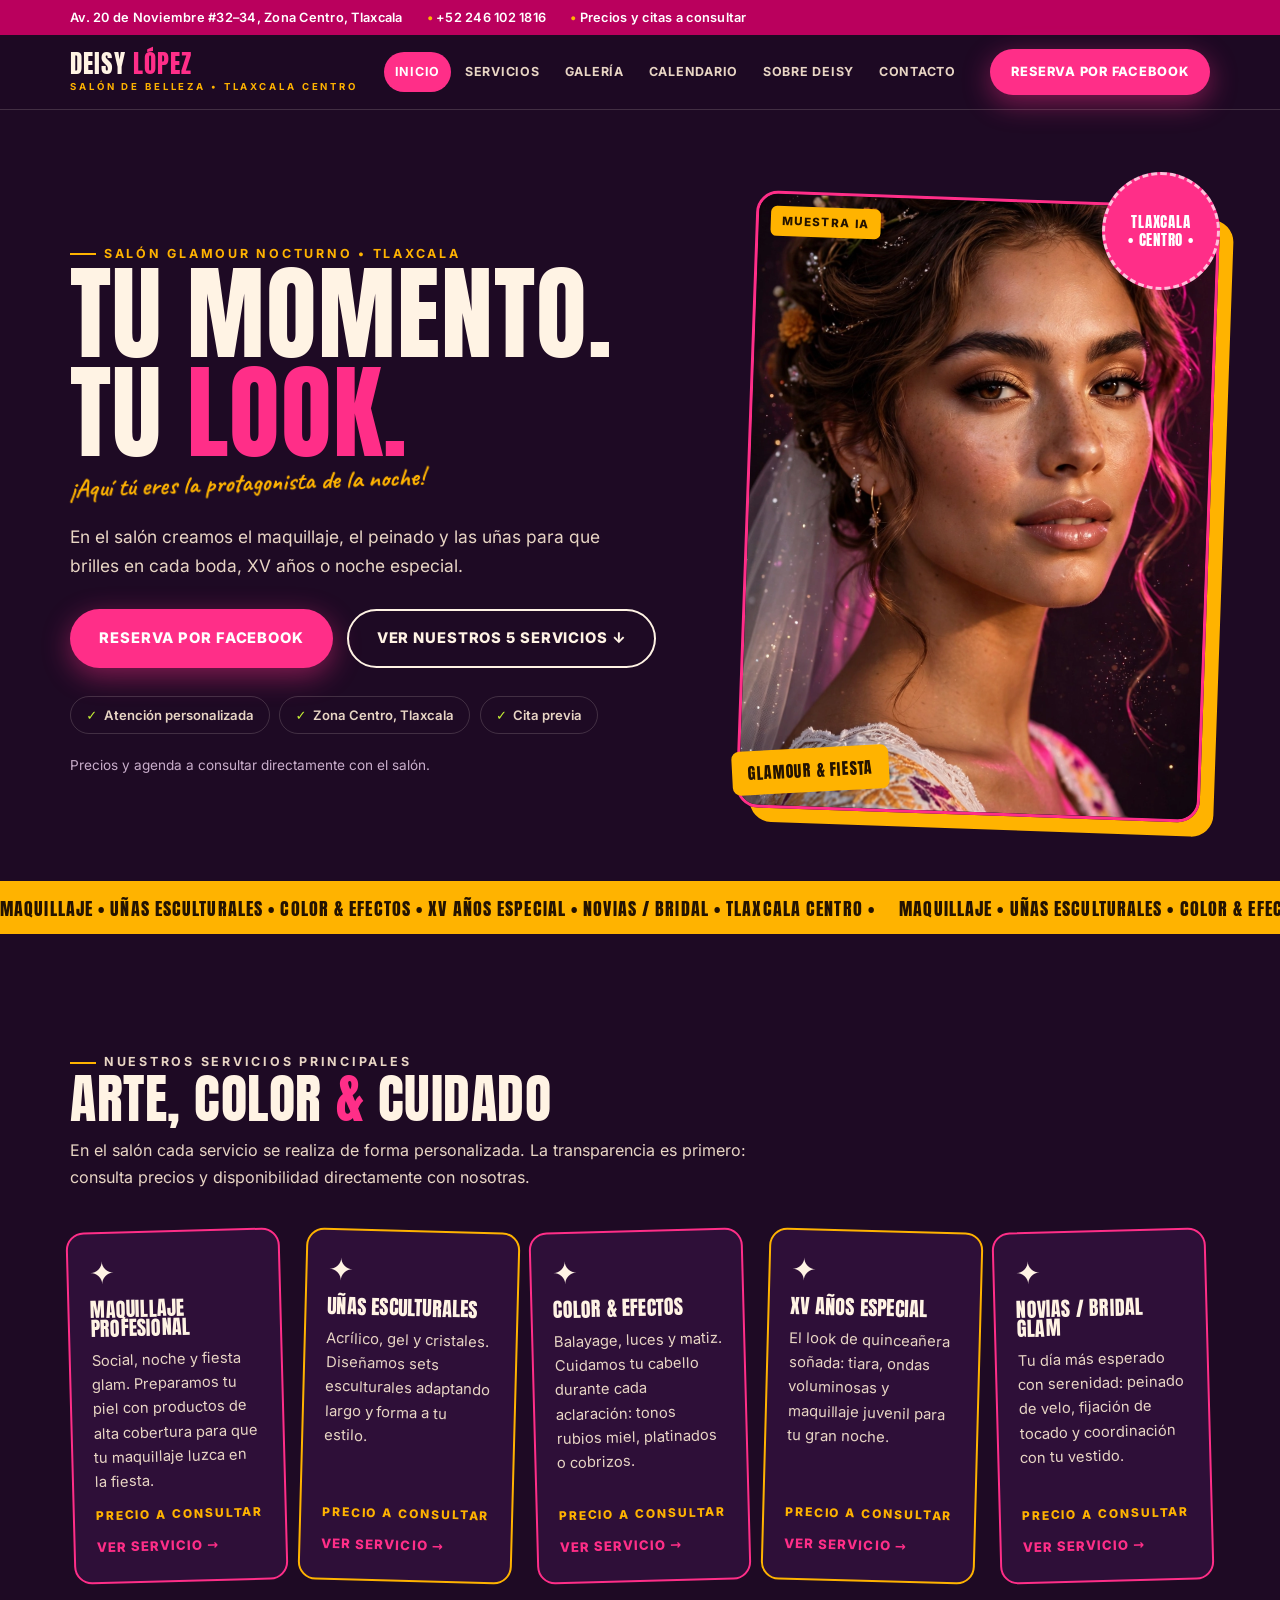
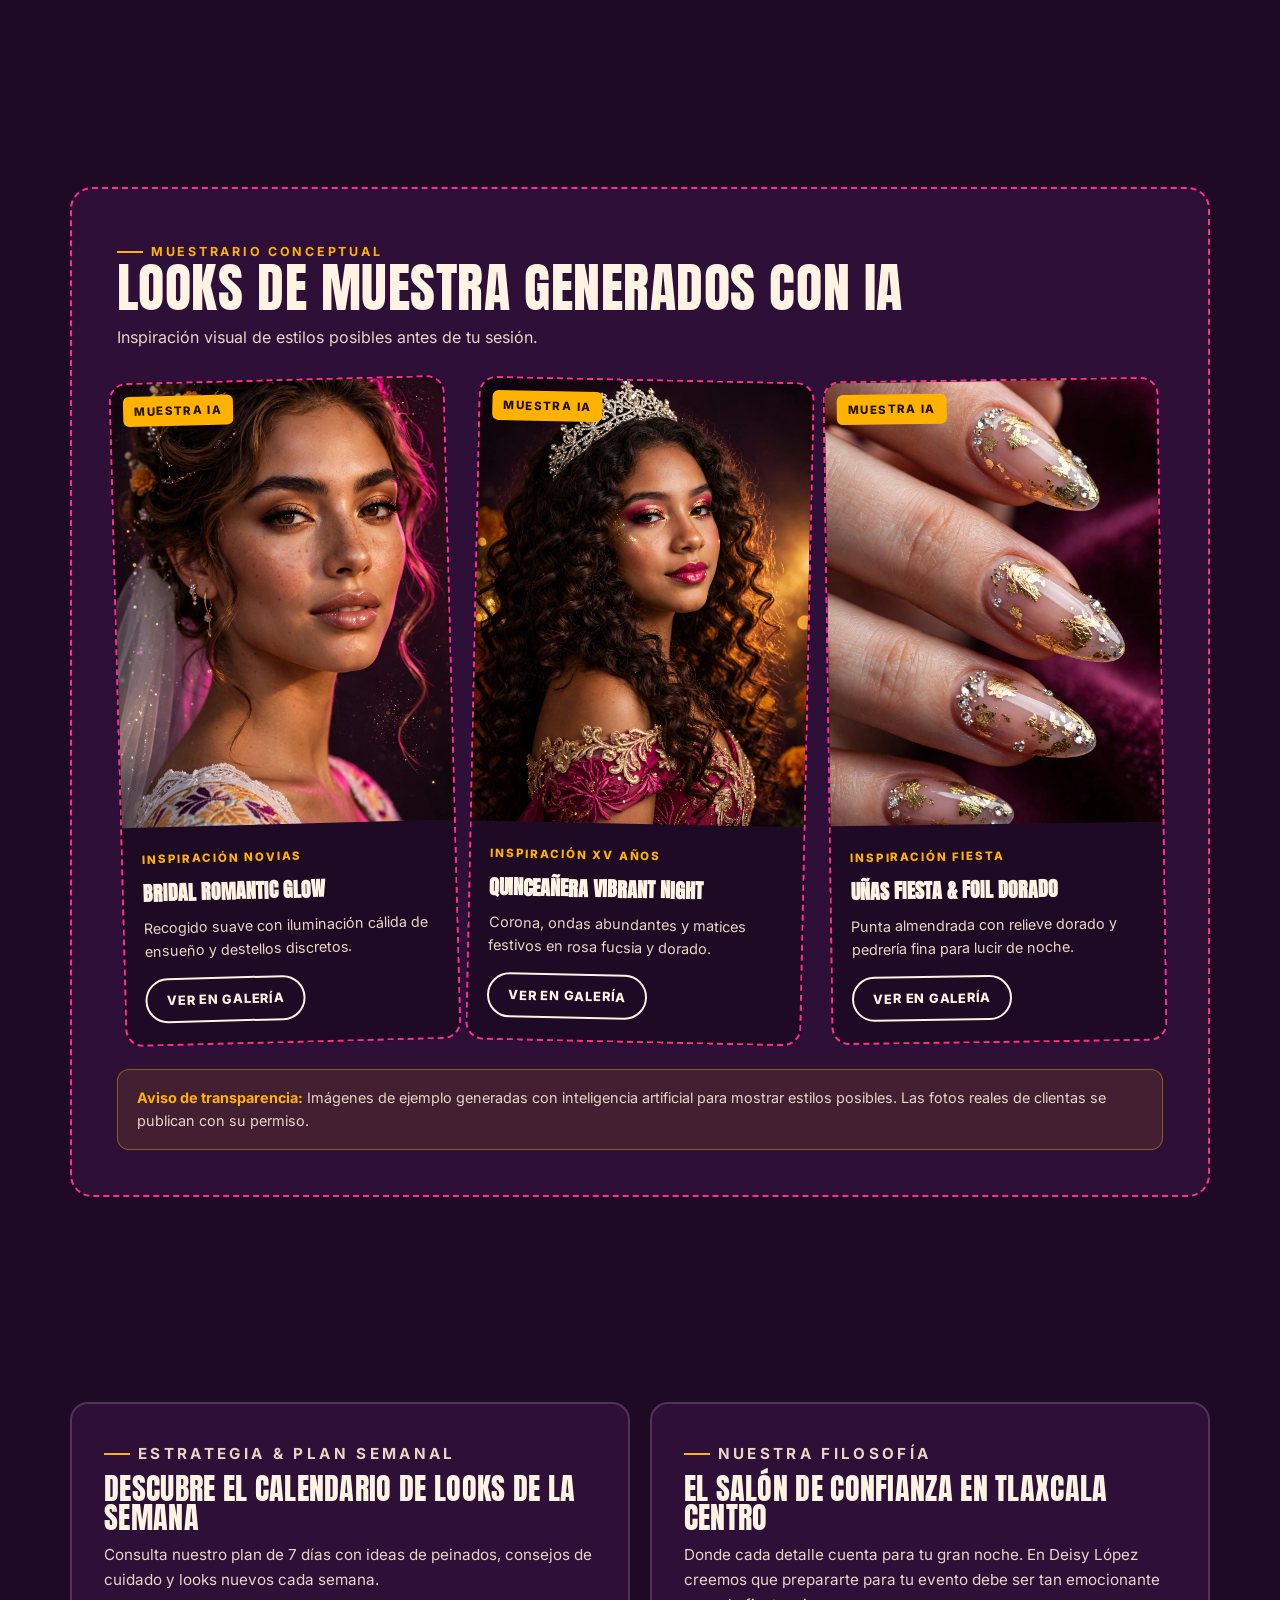
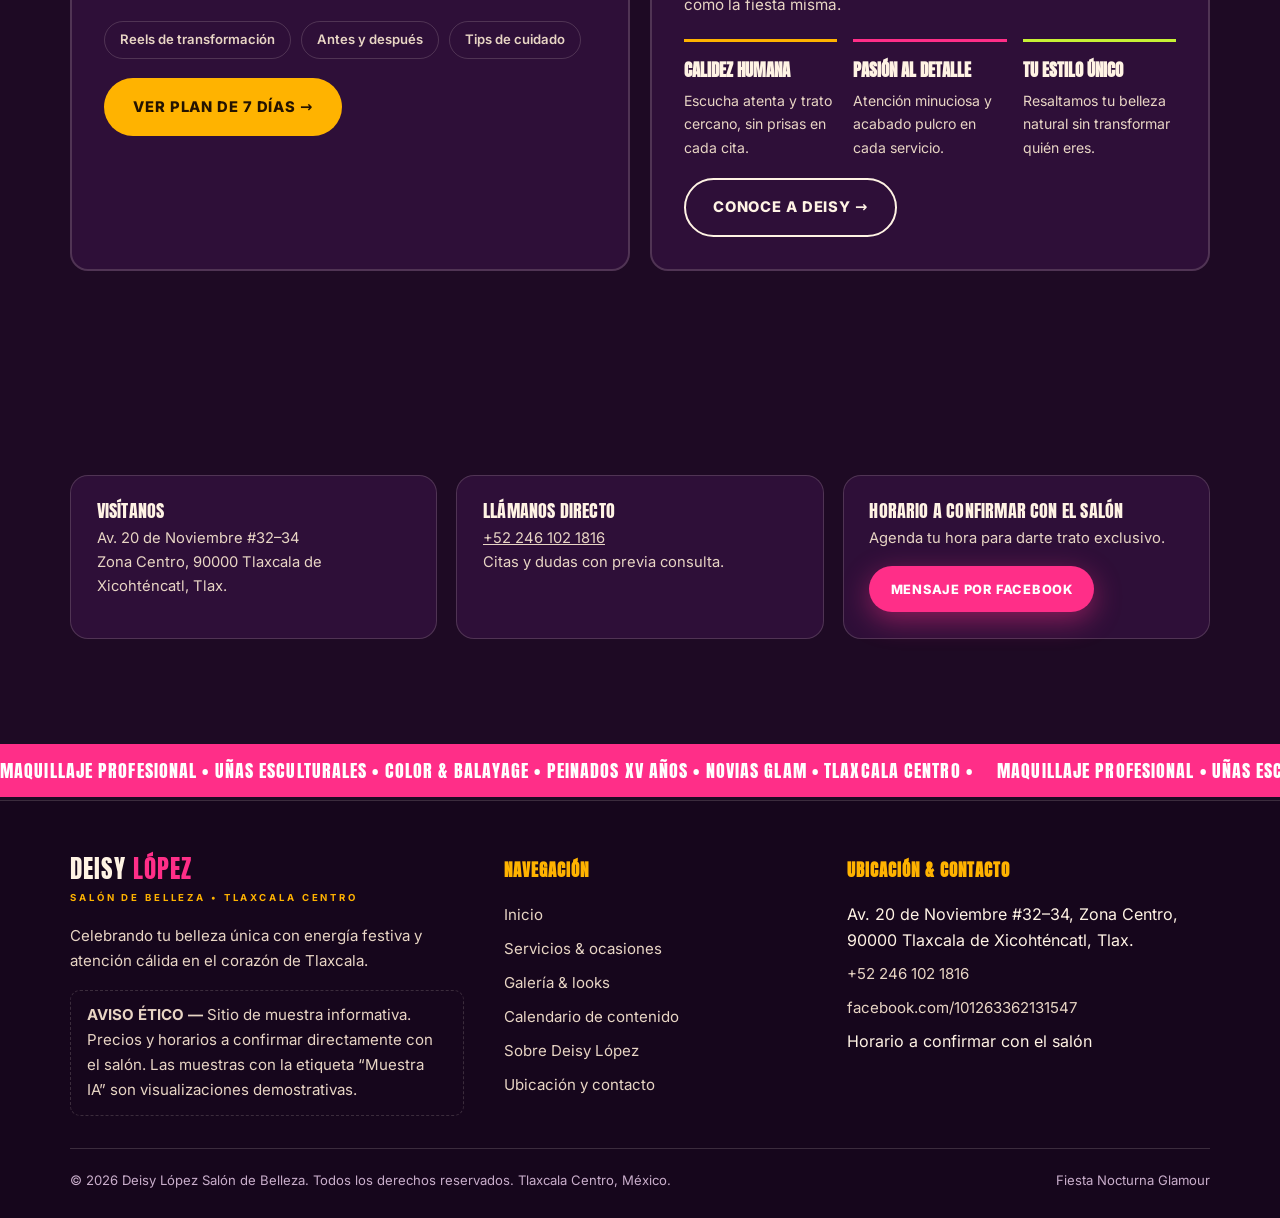
<file: index.html>
<!DOCTYPE html>
<html lang="es">
<head>
<meta charset="UTF-8">
<meta name="viewport" content="width=device-width, initial-scale=1.0">
<title>Deisy López Salón de Belleza — Maquillaje, uñas y color en Tlaxcala Centro</title>
<meta name="description" content="Deisy López Salón de Belleza en Tlaxcala Centro: maquillaje, uñas esculturales, color, XV años y novias. Reserva tu cita por Facebook. Precios y horarios a consultar.">
<link rel="stylesheet" href="assets/css/style.css">
</head>
<body>
<a class="skip-link" href="#main">Saltar al contenido</a>

<div class="topbar">
  <div class="wrap">
    <span>Av. 20 de Noviembre #32–34, Zona Centro, Tlaxcala</span>
    <span class="hide-mobile"><span class="dot">•</span> <a href="tel:+522461021816">+52 246 102 1816</a></span>
    <span class="hide-mobile"><span class="dot">•</span> Precios y citas a consultar</span>
  </div>
</div>

<header class="site-header">
  <div class="wrap header-inner">
    <a class="logo" href="index.html" aria-label="Deisy López Salón de Belleza — inicio">
      <span class="wordmark">Deisy <em>López</em></span>
      <small>Salón de Belleza • Tlaxcala Centro</small>
    </a>
    <button class="nav-toggle" aria-expanded="false" aria-controls="main-nav" aria-label="Abrir menú">☰</button>
    <nav class="main-nav" id="main-nav" aria-label="Navegación principal">
      <ul>
        <li><a href="index.html" aria-current="page">Inicio</a></li>
        <li><a href="servicios.html">Servicios</a></li>
        <li><a href="galeria.html">Galería</a></li>
        <li><a href="calendario.html">Calendario</a></li>
        <li><a href="sobre.html">Sobre Deisy</a></li>
        <li><a href="contacto.html">Contacto</a></li>
      </ul>
    </nav>
    <a class="btn btn-primary btn-sm header-cta" href="https://www.facebook.com/101263362131547" target="_blank" rel="noopener">Reserva por Facebook</a>
  </div>
</header>

<main id="main">
  <!-- HERO -->
  <section class="hero">
    <div class="wrap hero-grid">
      <div>
        <p class="eyebrow">Salón glamour nocturno • Tlaxcala</p>
        <h1>
          <span class="line"><span>Tu momento.</span></span>
          <span class="line"><span>Tu <span class="accent">look.</span></span></span>
        </h1>
        <p class="script">¡Aquí tú eres la protagonista de la noche!</p>
        <p class="sub">En el salón creamos el maquillaje, el peinado y las uñas para que brilles en cada boda, XV años o noche especial.</p>
        <div class="hero-ctas">
          <a class="btn btn-primary" href="https://www.facebook.com/101263362131547" target="_blank" rel="noopener">Reserva por Facebook</a>
          <a class="btn btn-ghost" href="servicios.html">Ver nuestros 5 servicios ↓</a>
        </div>
        <div class="hero-chips">
          <span class="chip"><b>✓</b> Atención personalizada</span>
          <span class="chip"><b>✓</b> Zona Centro, Tlaxcala</span>
          <span class="chip"><b>✓</b> Cita previa</span>
        </div>
        <p class="hero-note">Precios y agenda a consultar directamente con el salón.</p>
      </div>
      <div class="hero-visual">
        <div class="sticker">Tlaxcala<br>• Centro •</div>
        <div class="frame">
          <span class="badge-ai">Muestra IA</span>
          <img src="assets/img/muestra-01.webp" alt="Muestra generada con inteligencia artificial: look de novia con recogido suave e iluminación cálida" width="1120" height="2240">
        </div>
        <p class="caption">Glamour &amp; fiesta</p>
      </div>
    </div>
  </section>

  <!-- TICKER -->
  <div class="ticker" aria-hidden="true">
    <div class="ticker-track">
      <span>Maquillaje • Uñas esculturales • Color &amp; efectos • XV años especial • Novias / Bridal • Tlaxcala Centro •&nbsp;</span>
      <span>Maquillaje • Uñas esculturales • Color &amp; efectos • XV años especial • Novias / Bridal • Tlaxcala Centro •&nbsp;</span>
    </div>
  </div>

  <!-- SERVICIOS -->
  <section>
    <div class="wrap">
      <div class="section-head">
        <p class="eyebrow">Nuestros servicios principales</p>
        <h2>Arte, color <span class="accent">&amp;</span> cuidado</h2>
        <p>En el salón cada servicio se realiza de forma personalizada. La transparencia es primero: consulta precios y disponibilidad directamente con nosotras.</p>
      </div>
      <div class="cards-5">
        <article class="service-card">
          <span class="icon" aria-hidden="true">✦</span>
          <h3>Maquillaje profesional</h3>
          <p>Social, noche y fiesta glam. Preparamos tu piel con productos de alta cobertura para que tu maquillaje luzca en la fiesta.</p>
          <span class="price-tag">Precio a consultar</span>
          <a class="card-link" href="servicios.html#servicio-maquillaje">Ver servicio →</a>
        </article>
        <article class="service-card">
          <span class="icon" aria-hidden="true">✦</span>
          <h3>Uñas esculturales</h3>
          <p>Acrílico, gel y cristales. Diseñamos sets esculturales adaptando largo y forma a tu estilo.</p>
          <span class="price-tag">Precio a consultar</span>
          <a class="card-link" href="servicios.html#servicio-unas">Ver servicio →</a>
        </article>
        <article class="service-card">
          <span class="icon" aria-hidden="true">✦</span>
          <h3>Color &amp; efectos</h3>
          <p>Balayage, luces y matiz. Cuidamos tu cabello durante cada aclaración: tonos rubios miel, platinados o cobrizos.</p>
          <span class="price-tag">Precio a consultar</span>
          <a class="card-link" href="servicios.html#servicio-color">Ver servicio →</a>
        </article>
        <article class="service-card">
          <span class="icon" aria-hidden="true">✦</span>
          <h3>XV años especial</h3>
          <p>El look de quinceañera soñada: tiara, ondas voluminosas y maquillaje juvenil para tu gran noche.</p>
          <span class="price-tag">Precio a consultar</span>
          <a class="card-link" href="servicios.html#servicio-xv">Ver servicio →</a>
        </article>
        <article class="service-card">
          <span class="icon" aria-hidden="true">✦</span>
          <h3>Novias / Bridal glam</h3>
          <p>Tu día más esperado con serenidad: peinado de velo, fijación de tocado y coordinación con tu vestido.</p>
          <span class="price-tag">Precio a consultar</span>
          <a class="card-link" href="servicios.html#servicio-novias">Ver servicio →</a>
        </article>
      </div>
    </div>
  </section>

  <!-- AI SAMPLE TEASER -->
  <section>
    <div class="wrap">
      <div class="ai-block">
        <p class="eyebrow">Muestrario conceptual</p>
        <h2>Looks de muestra generados con IA</h2>
        <p style="color:var(--cream-dim); margin-top:.6rem;">Inspiración visual de estilos posibles antes de tu sesión.</p>
        <div class="ai-grid">
          <article class="look-card">
            <div class="img-wrap">
              <span class="badge-ai">Muestra IA</span>
              <img src="assets/img/muestra-01.webp" alt="Muestra generada con IA: novia con recogido suave e iluminación cálida" loading="lazy" width="1120" height="2240">
            </div>
            <div class="body">
              <span class="tag">Inspiración Novias</span>
              <h4>Bridal Romantic Glow</h4>
              <p>Recogido suave con iluminación cálida de ensueño y destellos discretos.</p>
              <a class="btn btn-ghost btn-sm" href="galeria.html">Ver en galería</a>
            </div>
          </article>
          <article class="look-card">
            <div class="img-wrap">
              <span class="badge-ai">Muestra IA</span>
              <img src="assets/img/muestra-02.webp" alt="Muestra generada con IA: quinceañera con corona y ondas abundantes en tonos fucsia y dorado" loading="lazy" width="1280" height="1920">
            </div>
            <div class="body">
              <span class="tag">Inspiración XV Años</span>
              <h4>Quinceañera Vibrant Night</h4>
              <p>Corona, ondas abundantes y matices festivos en rosa fucsia y dorado.</p>
              <a class="btn btn-ghost btn-sm" href="galeria.html">Ver en galería</a>
            </div>
          </article>
          <article class="look-card">
            <div class="img-wrap">
              <span class="badge-ai">Muestra IA</span>
              <img src="assets/img/muestra-03.webp" alt="Muestra generada con IA: uñas acrílicas almendradas con foil dorado y cristales" loading="lazy" width="1120" height="2240">
            </div>
            <div class="body">
              <span class="tag">Inspiración Fiesta</span>
              <h4>Uñas Fiesta &amp; Foil Dorado</h4>
              <p>Punta almendrada con relieve dorado y pedrería fina para lucir de noche.</p>
              <a class="btn btn-ghost btn-sm" href="galeria.html">Ver en galería</a>
            </div>
          </article>
        </div>
        <div class="transparency">
          <strong>Aviso de transparencia:</strong> Imágenes de ejemplo generadas con inteligencia artificial para mostrar estilos posibles. Las fotos reales de clientas se publican con su permiso.
        </div>
      </div>
    </div>
  </section>

  <!-- TEASERS -->
  <section>
    <div class="wrap teaser">
      <div class="teaser-box">
        <p class="eyebrow">Estrategia &amp; plan semanal</p>
        <h3>Descubre el calendario de looks de la semana</h3>
        <p>Consulta nuestro plan de 7 días con ideas de peinados, consejos de cuidado y looks nuevos cada semana.</p>
        <div class="hero-chips">
          <span class="chip">Reels de transformación</span>
          <span class="chip">Antes y después</span>
          <span class="chip">Tips de cuidado</span>
        </div>
        <a class="btn btn-gold" href="calendario.html">Ver plan de 7 días →</a>
      </div>
      <div class="teaser-box">
        <p class="eyebrow">Nuestra filosofía</p>
        <h3>El salón de confianza en Tlaxcala Centro</h3>
        <p>Donde cada detalle cuenta para tu gran noche. En Deisy López creemos que prepararte para tu evento debe ser tan emocionante como la fiesta misma.</p>
        <div class="values">
          <div class="value">
            <h4>Calidez humana</h4>
            <p>Escucha atenta y trato cercano, sin prisas en cada cita.</p>
          </div>
          <div class="value">
            <h4>Pasión al detalle</h4>
            <p>Atención minuciosa y acabado pulcro en cada servicio.</p>
          </div>
          <div class="value">
            <h4>Tu estilo único</h4>
            <p>Resaltamos tu belleza natural sin transformar quién eres.</p>
          </div>
        </div>
        <a class="btn btn-ghost" href="sobre.html">Conoce a Deisy →</a>
      </div>
    </div>
  </section>

  <!-- CONTACT STRIP -->
  <section>
    <div class="wrap contact-strip">
      <div class="strip-item">
        <h3>Visítanos</h3>
        <p>Av. 20 de Noviembre #32–34<br>Zona Centro, 90000 Tlaxcala de Xicohténcatl, Tlax.</p>
      </div>
      <div class="strip-item">
        <h3>Llámanos directo</h3>
        <p><a href="tel:+522461021816">+52 246 102 1816</a><br>Citas y dudas con previa consulta.</p>
      </div>
      <div class="strip-item">
        <h3>Horario a confirmar con el salón</h3>
        <p>Agenda tu hora para darte trato exclusivo.</p>
        <a class="btn btn-primary btn-sm" href="https://www.facebook.com/101263362131547" target="_blank" rel="noopener">Mensaje por Facebook</a>
      </div>
    </div>
  </section>
</main>

<div class="ticker ticker--fuchsia" aria-hidden="true">
  <div class="ticker-track">
    <span>Maquillaje profesional • Uñas esculturales • Color &amp; balayage • Peinados XV años • Novias glam • Tlaxcala Centro •&nbsp;</span>
    <span>Maquillaje profesional • Uñas esculturales • Color &amp; balayage • Peinados XV años • Novias glam • Tlaxcala Centro •&nbsp;</span>
  </div>
</div>

<footer class="site-footer">
  <div class="wrap footer-grid">
    <div>
      <a class="logo" href="index.html">
        <span class="wordmark">Deisy <em>López</em></span>
        <small>Salón de Belleza • Tlaxcala Centro</small>
      </a>
      <p style="margin-top:1rem;">Celebrando tu belleza única con energía festiva y atención cálida en el corazón de Tlaxcala.</p>
      <p class="ethics"><strong>AVISO ÉTICO —</strong> Sitio de muestra informativa. Precios y horarios a confirmar directamente con el salón. Las muestras con la etiqueta “Muestra IA” son visualizaciones demostrativas.</p>
    </div>
    <div>
      <h4>Navegación</h4>
      <ul>
        <li><a href="index.html">Inicio</a></li>
        <li><a href="servicios.html">Servicios &amp; ocasiones</a></li>
        <li><a href="galeria.html">Galería &amp; looks</a></li>
        <li><a href="calendario.html">Calendario de contenido</a></li>
        <li><a href="sobre.html">Sobre Deisy López</a></li>
        <li><a href="contacto.html">Ubicación y contacto</a></li>
      </ul>
    </div>
    <div>
      <h4>Ubicación &amp; contacto</h4>
      <ul>
        <li>Av. 20 de Noviembre #32–34, Zona Centro, 90000 Tlaxcala de Xicohténcatl, Tlax.</li>
        <li><a href="tel:+522461021816">+52 246 102 1816</a></li>
        <li><a href="https://www.facebook.com/101263362131547" target="_blank" rel="noopener">facebook.com/101263362131547</a></li>
        <li>Horario a confirmar con el salón</li>
      </ul>
    </div>
  </div>
  <div class="wrap footer-bottom">
    <span>© 2026 Deisy López Salón de Belleza. Todos los derechos reservados. Tlaxcala Centro, México.</span>
    <span>Fiesta Nocturna Glamour</span>
  </div>
</footer>

<script src="assets/js/main.js"></script>
</body>
</html>
</file>
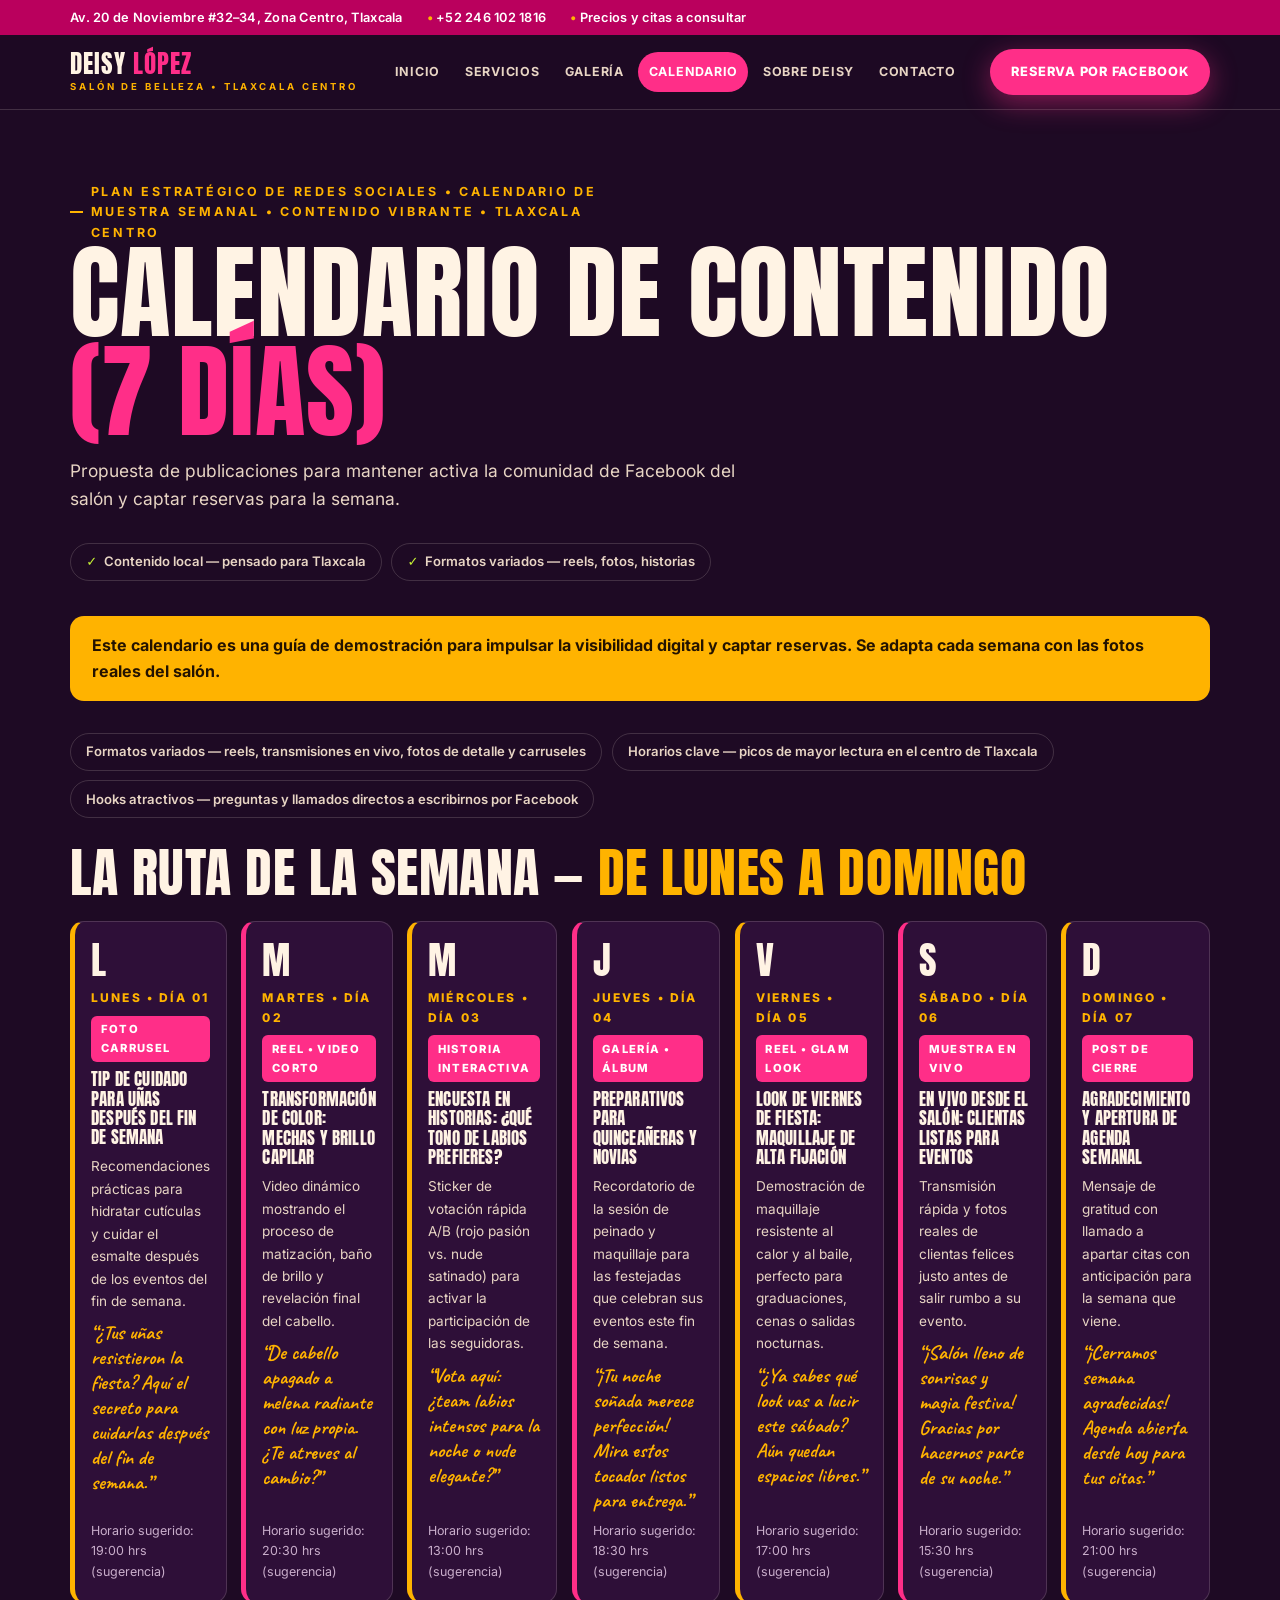
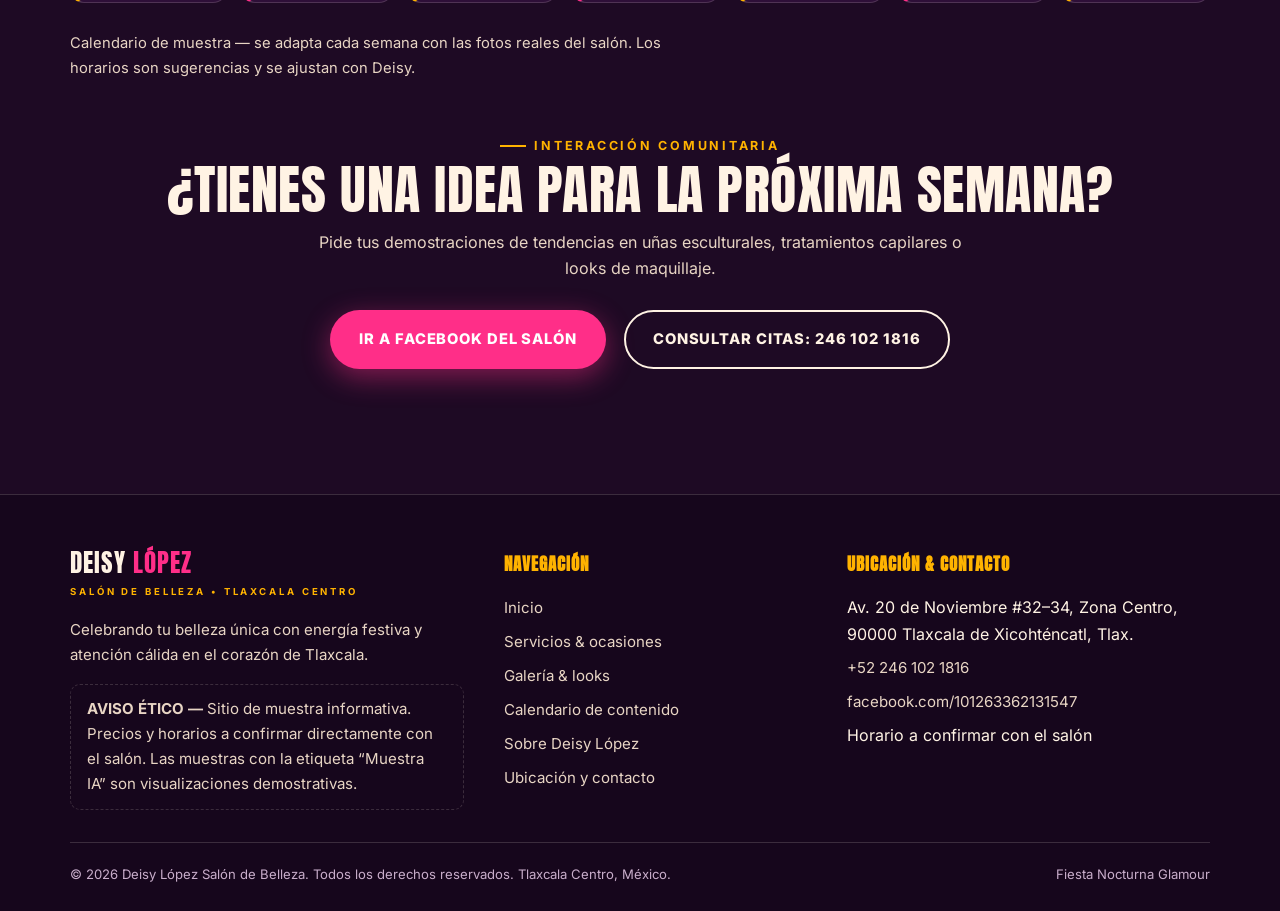
<file: calendario.html>
<!DOCTYPE html>
<html lang="es">
<head>
<meta charset="UTF-8">
<meta name="viewport" content="width=device-width, initial-scale=1.0">
<title>Calendario de contenido (7 días) — Deisy López Salón de Belleza</title>
<meta name="description" content="Calendario de muestra de 7 días para el salón Deisy López: ideas de publicaciones para Facebook, con formato, gancho y horario sugerido. Plan de demostración.">
<link rel="stylesheet" href="assets/css/style.css">
</head>
<body>
<a class="skip-link" href="#main">Saltar al contenido</a>

<div class="topbar">
  <div class="wrap">
    <span>Av. 20 de Noviembre #32–34, Zona Centro, Tlaxcala</span>
    <span class="hide-mobile"><span class="dot">•</span> <a href="tel:+522461021816">+52 246 102 1816</a></span>
    <span class="hide-mobile"><span class="dot">•</span> Precios y citas a consultar</span>
  </div>
</div>

<header class="site-header">
  <div class="wrap header-inner">
    <a class="logo" href="index.html" aria-label="Deisy López Salón de Belleza — inicio">
      <span class="wordmark">Deisy <em>López</em></span>
      <small>Salón de Belleza • Tlaxcala Centro</small>
    </a>
    <button class="nav-toggle" aria-expanded="false" aria-controls="main-nav" aria-label="Abrir menú">☰</button>
    <nav class="main-nav" id="main-nav" aria-label="Navegación principal">
      <ul>
        <li><a href="index.html">Inicio</a></li>
        <li><a href="servicios.html">Servicios</a></li>
        <li><a href="galeria.html">Galería</a></li>
        <li><a href="calendario.html" aria-current="page">Calendario</a></li>
        <li><a href="sobre.html">Sobre Deisy</a></li>
        <li><a href="contacto.html">Contacto</a></li>
      </ul>
    </nav>
    <a class="btn btn-primary btn-sm header-cta" href="https://www.facebook.com/101263362131547" target="_blank" rel="noopener">Reserva por Facebook</a>
  </div>
</header>

<main id="main">
  <section class="page-hero">
    <div class="wrap">
      <p class="eyebrow">Plan estratégico de redes sociales • Calendario de muestra semanal • Contenido vibrante • Tlaxcala Centro</p>
      <h1>Calendario de contenido <span class="accent">(7 días)</span></h1>
      <p class="lede">Propuesta de publicaciones para mantener activa la comunidad de Facebook del salón y captar reservas para la semana.</p>
      <div class="hero-chips">
        <span class="chip"><b>✓</b> Contenido local — pensado para Tlaxcala</span>
        <span class="chip"><b>✓</b> Formatos variados — reels, fotos, historias</span>
      </div>
    </div>
  </section>

  <section style="padding-top:0;">
    <div class="wrap">
      <div class="sample-banner">Este calendario es una guía de demostración para impulsar la visibilidad digital y captar reservas. Se adapta cada semana con las fotos reales del salón.</div>

      <div class="hero-chips" style="margin-bottom:1.8rem;">
        <span class="chip">Formatos variados — reels, transmisiones en vivo, fotos de detalle y carruseles</span>
        <span class="chip">Horarios clave — picos de mayor lectura en el centro de Tlaxcala</span>
        <span class="chip">Hooks atractivos — preguntas y llamados directos a escribirnos por Facebook</span>
      </div>

      <h2 style="margin-bottom:1.4rem;">La ruta de la semana — <span class="gold">de lunes a domingo</span></h2>

      <div class="week">
        <article class="day-card">
          <span class="day-letter">L</span>
          <span class="day-name">Lunes • Día 01</span>
          <span class="format-chip">Foto carrusel</span>
          <h3>Tip de cuidado para uñas después del fin de semana</h3>
          <p>Recomendaciones prácticas para hidratar cutículas y cuidar el esmalte después de los eventos del fin de semana.</p>
          <p class="hook">“¿Tus uñas resistieron la fiesta? Aquí el secreto para cuidarlas después del fin de semana.”</p>
          <p class="time">Horario sugerido: 19:00 hrs (sugerencia)</p>
        </article>

        <article class="day-card">
          <span class="day-letter">M</span>
          <span class="day-name">Martes • Día 02</span>
          <span class="format-chip">Reel • Video corto</span>
          <h3>Transformación de color: mechas y brillo capilar</h3>
          <p>Video dinámico mostrando el proceso de matización, baño de brillo y revelación final del cabello.</p>
          <p class="hook">“De cabello apagado a melena radiante con luz propia. ¿Te atreves al cambio?”</p>
          <p class="time">Horario sugerido: 20:30 hrs (sugerencia)</p>
        </article>

        <article class="day-card">
          <span class="day-letter">M</span>
          <span class="day-name">Miércoles • Día 03</span>
          <span class="format-chip">Historia interactiva</span>
          <h3>Encuesta en historias: ¿qué tono de labios prefieres?</h3>
          <p>Sticker de votación rápida A/B (rojo pasión vs. nude satinado) para activar la participación de las seguidoras.</p>
          <p class="hook">“Vota aquí: ¿team labios intensos para la noche o nude elegante?”</p>
          <p class="time">Horario sugerido: 13:00 hrs (sugerencia)</p>
        </article>

        <article class="day-card">
          <span class="day-letter">J</span>
          <span class="day-name">Jueves • Día 04</span>
          <span class="format-chip">Galería • Álbum</span>
          <h3>Preparativos para quinceañeras y novias</h3>
          <p>Recordatorio de la sesión de peinado y maquillaje para las festejadas que celebran sus eventos este fin de semana.</p>
          <p class="hook">“¡Tu noche soñada merece perfección! Mira estos tocados listos para entrega.”</p>
          <p class="time">Horario sugerido: 18:30 hrs (sugerencia)</p>
        </article>

        <article class="day-card">
          <span class="day-letter">V</span>
          <span class="day-name">Viernes • Día 05</span>
          <span class="format-chip">Reel • Glam look</span>
          <h3>Look de viernes de fiesta: maquillaje de alta fijación</h3>
          <p>Demostración de maquillaje resistente al calor y al baile, perfecto para graduaciones, cenas o salidas nocturnas.</p>
          <p class="hook">“¿Ya sabes qué look vas a lucir este sábado? Aún quedan espacios libres.”</p>
          <p class="time">Horario sugerido: 17:00 hrs (sugerencia)</p>
        </article>

        <article class="day-card">
          <span class="day-letter">S</span>
          <span class="day-name">Sábado • Día 06</span>
          <span class="format-chip">Muestra en vivo</span>
          <h3>En vivo desde el salón: clientas listas para eventos</h3>
          <p>Transmisión rápida y fotos reales de clientas felices justo antes de salir rumbo a su evento.</p>
          <p class="hook">“¡Salón lleno de sonrisas y magia festiva! Gracias por hacernos parte de su noche.”</p>
          <p class="time">Horario sugerido: 15:30 hrs (sugerencia)</p>
        </article>

        <article class="day-card">
          <span class="day-letter">D</span>
          <span class="day-name">Domingo • Día 07</span>
          <span class="format-chip">Post de cierre</span>
          <h3>Agradecimiento y apertura de agenda semanal</h3>
          <p>Mensaje de gratitud con llamado a apartar citas con anticipación para la semana que viene.</p>
          <p class="hook">“¡Cerramos semana agradecidas! Agenda abierta desde hoy para tus citas.”</p>
          <p class="time">Horario sugerido: 21:00 hrs (sugerencia)</p>
        </article>
      </div>

      <p class="calendar-note">Calendario de muestra — se adapta cada semana con las fotos reales del salón. Los horarios son sugerencias y se ajustan con Deisy.</p>

      <div class="cta-closing">
        <p class="eyebrow" style="justify-content:center; display:inline-flex;">Interacción comunitaria</p>
        <h2 style="margin-top:.5rem;">¿Tienes una idea para la próxima semana?</h2>
        <p style="margin:.8rem auto 1.4rem; color:var(--cream-dim);">Pide tus demostraciones de tendencias en uñas esculturales, tratamientos capilares o looks de maquillaje.</p>
        <a class="btn btn-primary" href="https://www.facebook.com/101263362131547" target="_blank" rel="noopener">Ir a Facebook del salón</a>
        <a class="btn btn-ghost" href="tel:+522461021816">Consultar citas: 246 102 1816</a>
      </div>
    </div>
  </section>
</main>

<footer class="site-footer">
  <div class="wrap footer-grid">
    <div>
      <a class="logo" href="index.html">
        <span class="wordmark">Deisy <em>López</em></span>
        <small>Salón de Belleza • Tlaxcala Centro</small>
      </a>
      <p style="margin-top:1rem;">Celebrando tu belleza única con energía festiva y atención cálida en el corazón de Tlaxcala.</p>
      <p class="ethics"><strong>AVISO ÉTICO —</strong> Sitio de muestra informativa. Precios y horarios a confirmar directamente con el salón. Las muestras con la etiqueta “Muestra IA” son visualizaciones demostrativas.</p>
    </div>
    <div>
      <h4>Navegación</h4>
      <ul>
        <li><a href="index.html">Inicio</a></li>
        <li><a href="servicios.html">Servicios &amp; ocasiones</a></li>
        <li><a href="galeria.html">Galería &amp; looks</a></li>
        <li><a href="calendario.html">Calendario de contenido</a></li>
        <li><a href="sobre.html">Sobre Deisy López</a></li>
        <li><a href="contacto.html">Ubicación y contacto</a></li>
      </ul>
    </div>
    <div>
      <h4>Ubicación &amp; contacto</h4>
      <ul>
        <li>Av. 20 de Noviembre #32–34, Zona Centro, 90000 Tlaxcala de Xicohténcatl, Tlax.</li>
        <li><a href="tel:+522461021816">+52 246 102 1816</a></li>
        <li><a href="https://www.facebook.com/101263362131547" target="_blank" rel="noopener">facebook.com/101263362131547</a></li>
        <li>Horario a confirmar con el salón</li>
      </ul>
    </div>
  </div>
  <div class="wrap footer-bottom">
    <span>© 2026 Deisy López Salón de Belleza. Todos los derechos reservados. Tlaxcala Centro, México.</span>
    <span>Fiesta Nocturna Glamour</span>
  </div>
</footer>

<script src="assets/js/main.js"></script>
</body>
</html>
</file>
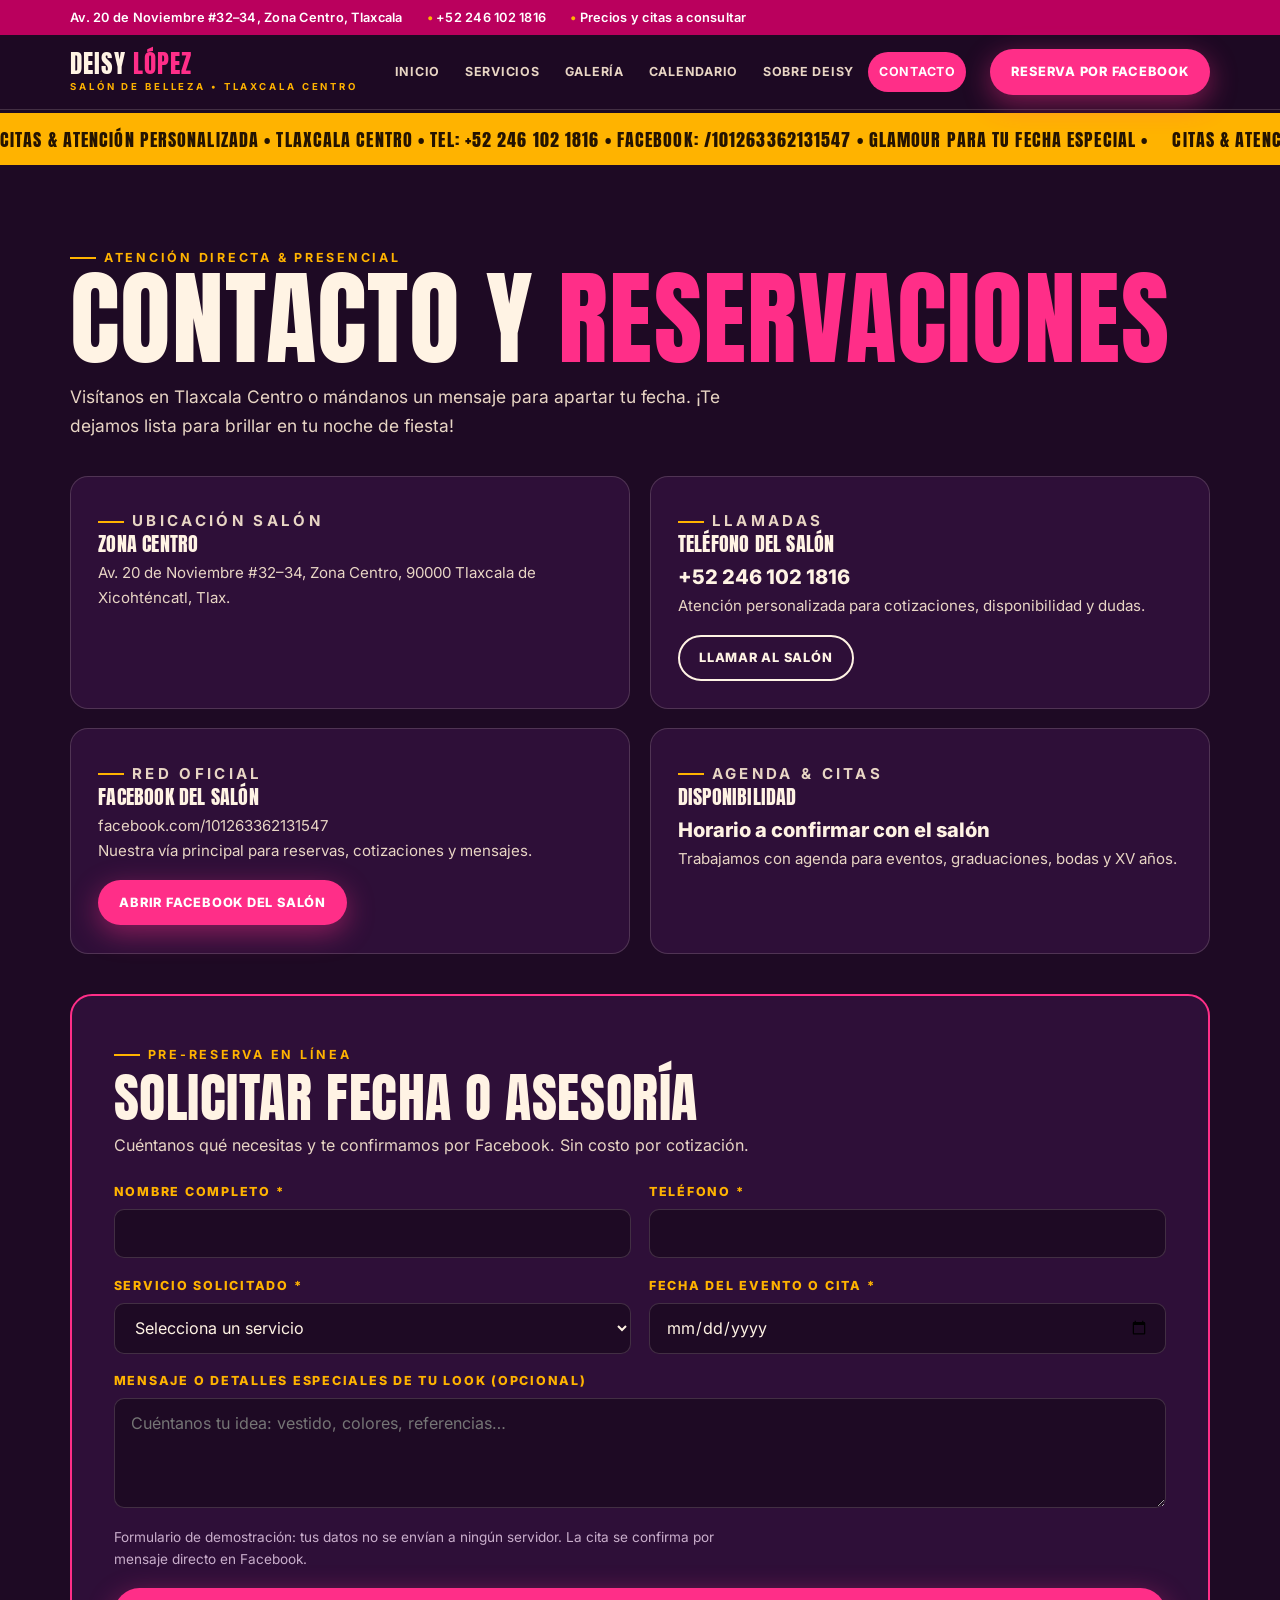
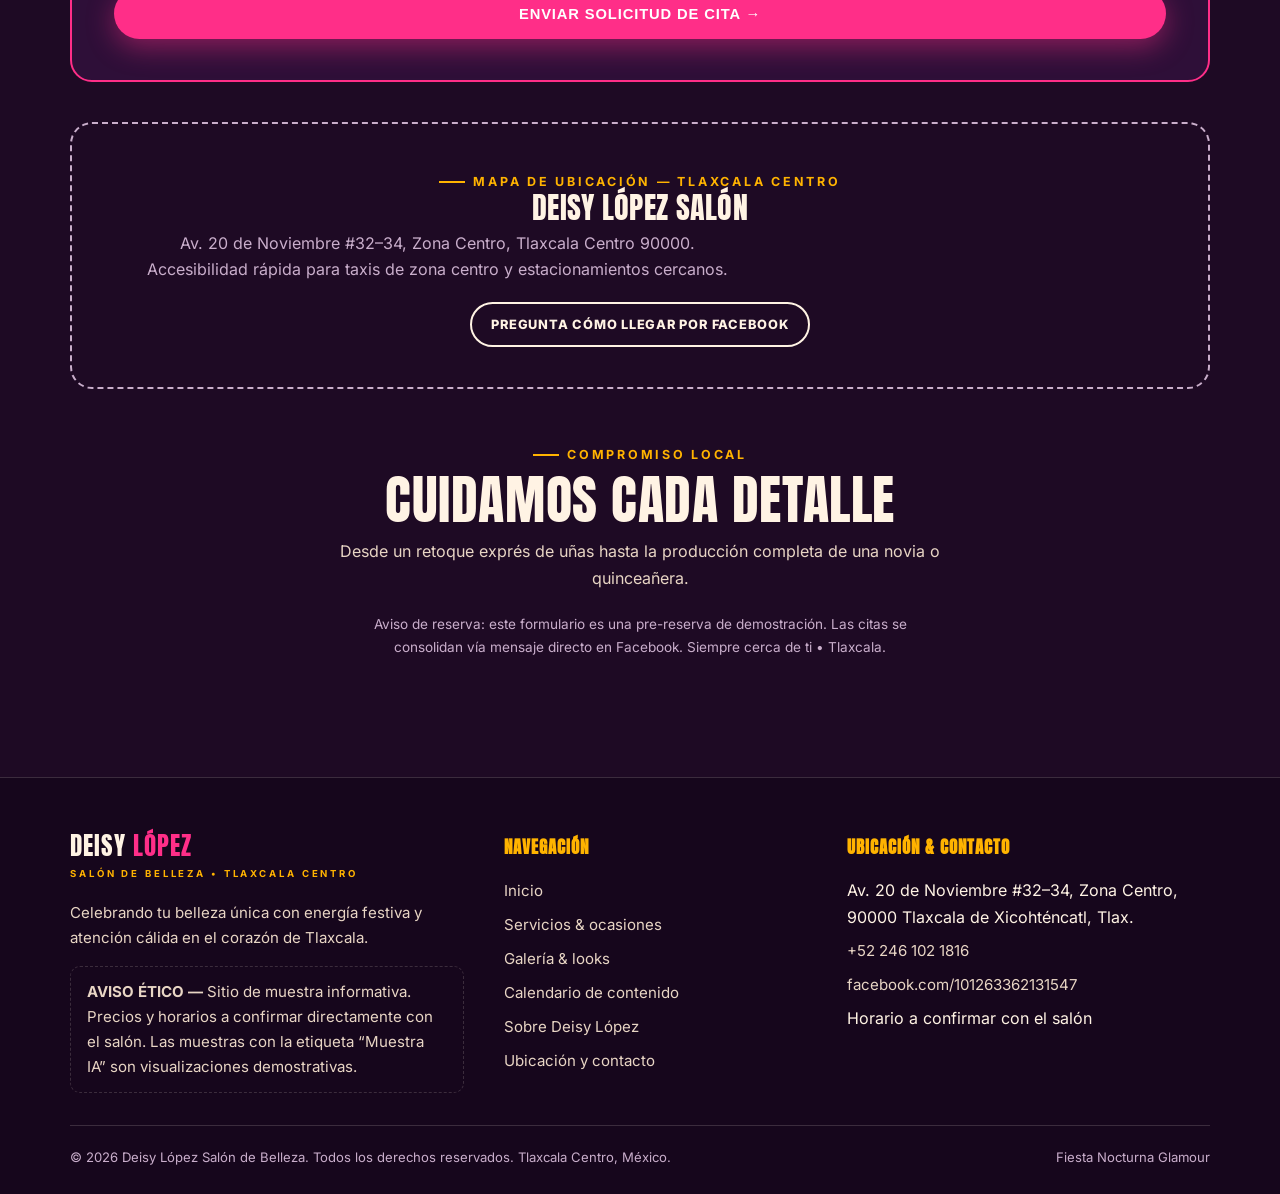
<file: contacto.html>
<!DOCTYPE html>
<html lang="es">
<head>
<meta charset="UTF-8">
<meta name="viewport" content="width=device-width, initial-scale=1.0">
<title>Contacto y reservaciones — Deisy López Salón de Belleza, Tlaxcala</title>
<meta name="description" content="Visita el salón Deisy López en Av. 20 de Noviembre #32–34, Zona Centro, Tlaxcala. Llama al +52 246 102 1816 o escríbenos por Facebook para apartar tu fecha.">
<link rel="stylesheet" href="assets/css/style.css">
</head>
<body>
<a class="skip-link" href="#main">Saltar al contenido</a>

<div class="topbar">
  <div class="wrap">
    <span>Av. 20 de Noviembre #32–34, Zona Centro, Tlaxcala</span>
    <span class="hide-mobile"><span class="dot">•</span> <a href="tel:+522461021816">+52 246 102 1816</a></span>
    <span class="hide-mobile"><span class="dot">•</span> Precios y citas a consultar</span>
  </div>
</div>

<header class="site-header">
  <div class="wrap header-inner">
    <a class="logo" href="index.html" aria-label="Deisy López Salón de Belleza — inicio">
      <span class="wordmark">Deisy <em>López</em></span>
      <small>Salón de Belleza • Tlaxcala Centro</small>
    </a>
    <button class="nav-toggle" aria-expanded="false" aria-controls="main-nav" aria-label="Abrir menú">☰</button>
    <nav class="main-nav" id="main-nav" aria-label="Navegación principal">
      <ul>
        <li><a href="index.html">Inicio</a></li>
        <li><a href="servicios.html">Servicios</a></li>
        <li><a href="galeria.html">Galería</a></li>
        <li><a href="calendario.html">Calendario</a></li>
        <li><a href="sobre.html">Sobre Deisy</a></li>
        <li><a href="contacto.html" aria-current="page">Contacto</a></li>
      </ul>
    </nav>
    <a class="btn btn-primary btn-sm header-cta" href="https://www.facebook.com/101263362131547" target="_blank" rel="noopener">Reserva por Facebook</a>
  </div>
</header>

<main id="main">
  <div class="ticker" aria-hidden="true">
    <div class="ticker-track">
      <span>Citas &amp; atención personalizada • Tlaxcala Centro • Tel: +52 246 102 1816 • Facebook: /101263362131547 • Glamour para tu fecha especial •&nbsp;</span>
      <span>Citas &amp; atención personalizada • Tlaxcala Centro • Tel: +52 246 102 1816 • Facebook: /101263362131547 • Glamour para tu fecha especial •&nbsp;</span>
    </div>
  </div>

  <section class="page-hero">
    <div class="wrap">
      <p class="eyebrow">Atención directa &amp; presencial</p>
      <h1>Contacto y <span class="accent">reservaciones</span></h1>
      <p class="lede">Visítanos en Tlaxcala Centro o mándanos un mensaje para apartar tu fecha. ¡Te dejamos lista para brillar en tu noche de fiesta!</p>
    </div>
  </section>

  <section style="padding-top:0;">
    <div class="wrap">
      <div class="contact-grid">
        <div class="contact-card">
          <p class="eyebrow">Ubicación salón</p>
          <h3>Zona Centro</h3>
          <p>Av. 20 de Noviembre #32–34, Zona Centro, 90000 Tlaxcala de Xicohténcatl, Tlax.</p>
        </div>
        <div class="contact-card">
          <p class="eyebrow">Llamadas</p>
          <h3>Teléfono del salón</h3>
          <p class="big"><a href="tel:+522461021816" style="text-decoration:none;">+52 246 102 1816</a></p>
          <p>Atención personalizada para cotizaciones, disponibilidad y dudas.</p>
          <a class="btn btn-ghost btn-sm" href="tel:+522461021816">Llamar al salón</a>
        </div>
        <div class="contact-card">
          <p class="eyebrow">Red oficial</p>
          <h3>Facebook del salón</h3>
          <p>facebook.com/101263362131547</p>
          <p>Nuestra vía principal para reservas, cotizaciones y mensajes.</p>
          <a class="btn btn-primary btn-sm" href="https://www.facebook.com/101263362131547" target="_blank" rel="noopener">Abrir Facebook del salón</a>
        </div>
        <div class="contact-card">
          <p class="eyebrow">Agenda &amp; citas</p>
          <h3>Disponibilidad</h3>
          <p class="big">Horario a confirmar con el salón</p>
          <p>Trabajamos con agenda para eventos, graduaciones, bodas y XV años.</p>
        </div>
      </div>

      <div class="form-box">
        <p class="eyebrow">Pre-reserva en línea</p>
        <h2 style="margin-top:.4rem;">Solicitar fecha o asesoría</h2>
        <p style="color:var(--cream-dim); margin-top:.5rem;">Cuéntanos qué necesitas y te confirmamos por Facebook. Sin costo por cotización.</p>
        <form id="reserva-form" novalidate>
          <div class="field">
            <label for="nombre">Nombre completo *</label>
            <input type="text" id="nombre" name="nombre" autocomplete="name" required>
            <span class="error">Escribe tu nombre completo, por favor.</span>
          </div>
          <div class="field">
            <label for="telefono">Teléfono *</label>
            <input type="tel" id="telefono" name="telefono" autocomplete="tel" required>
            <span class="error">Escribe un teléfono de contacto, por favor.</span>
          </div>
          <div class="field">
            <label for="servicio">Servicio solicitado *</label>
            <select id="servicio" name="servicio" required>
              <option value="">Selecciona un servicio</option>
              <option value="maquillaje">Maquillaje</option>
              <option value="unas">Uñas acrílicas</option>
              <option value="color">Color / Mechas</option>
              <option value="xv">Paquete XV años</option>
              <option value="novias">Paquete novias</option>
            </select>
            <span class="error">Elige un servicio, por favor.</span>
          </div>
          <div class="field">
            <label for="fecha">Fecha del evento o cita *</label>
            <input type="date" id="fecha" name="fecha" required>
            <span class="error">Elige una fecha, por favor.</span>
          </div>
          <div class="field full">
            <label for="mensaje">Mensaje o detalles especiales de tu look (opcional)</label>
            <textarea id="mensaje" name="mensaje" placeholder="Cuéntanos tu idea: vestido, colores, referencias…"></textarea>
          </div>
          <p class="form-note">Formulario de demostración: tus datos no se envían a ningún servidor. La cita se confirma por mensaje directo en Facebook.</p>
          <div class="field full">
            <button type="submit" class="btn btn-primary">Enviar solicitud de cita →</button>
          </div>
        </form>
        <div class="form-thanks" id="form-thanks" tabindex="-1" role="status">
          <h3>¡Solicitud recibida!</h3>
          <p>Gracias por escribirnos. Te confirmamos por Facebook: revisa tus mensajes y te respondemos con tu cotización y disponibilidad.</p>
          <a class="btn btn-primary" href="https://www.facebook.com/101263362131547" target="_blank" rel="noopener" style="margin-top:1.2rem;">Ir a Facebook del salón</a>
        </div>
      </div>

      <div class="map-ph">
        <p class="eyebrow" style="justify-content:center; display:inline-flex;">Mapa de ubicación — Tlaxcala Centro</p>
        <h3>Deisy López Salón</h3>
        <p>Av. 20 de Noviembre #32–34, Zona Centro, Tlaxcala Centro 90000.<br>Accesibilidad rápida para taxis de zona centro y estacionamientos cercanos.</p>
        <a class="btn btn-ghost btn-sm" href="https://www.facebook.com/101263362131547" target="_blank" rel="noopener">Pregunta cómo llegar por Facebook</a>
      </div>

      <div class="cta-closing">
        <p class="eyebrow" style="justify-content:center; display:inline-flex;">Compromiso local</p>
        <h2 style="margin-top:.5rem;">Cuidamos cada detalle</h2>
        <p style="margin:.8rem auto 1.4rem; color:var(--cream-dim);">Desde un retoque exprés de uñas hasta la producción completa de una novia o quinceañera.</p>
        <p style="font-size:.85rem; color:var(--muted); max-width:60ch; margin-inline:auto;">Aviso de reserva: este formulario es una pre-reserva de demostración. Las citas se consolidan vía mensaje directo en Facebook. Siempre cerca de ti • Tlaxcala.</p>
      </div>
    </div>
  </section>
</main>

<footer class="site-footer">
  <div class="wrap footer-grid">
    <div>
      <a class="logo" href="index.html">
        <span class="wordmark">Deisy <em>López</em></span>
        <small>Salón de Belleza • Tlaxcala Centro</small>
      </a>
      <p style="margin-top:1rem;">Celebrando tu belleza única con energía festiva y atención cálida en el corazón de Tlaxcala.</p>
      <p class="ethics"><strong>AVISO ÉTICO —</strong> Sitio de muestra informativa. Precios y horarios a confirmar directamente con el salón. Las muestras con la etiqueta “Muestra IA” son visualizaciones demostrativas.</p>
    </div>
    <div>
      <h4>Navegación</h4>
      <ul>
        <li><a href="index.html">Inicio</a></li>
        <li><a href="servicios.html">Servicios &amp; ocasiones</a></li>
        <li><a href="galeria.html">Galería &amp; looks</a></li>
        <li><a href="calendario.html">Calendario de contenido</a></li>
        <li><a href="sobre.html">Sobre Deisy López</a></li>
        <li><a href="contacto.html">Ubicación y contacto</a></li>
      </ul>
    </div>
    <div>
      <h4>Ubicación &amp; contacto</h4>
      <ul>
        <li>Av. 20 de Noviembre #32–34, Zona Centro, 90000 Tlaxcala de Xicohténcatl, Tlax.</li>
        <li><a href="tel:+522461021816">+52 246 102 1816</a></li>
        <li><a href="https://www.facebook.com/101263362131547" target="_blank" rel="noopener">facebook.com/101263362131547</a></li>
        <li>Horario a confirmar con el salón</li>
      </ul>
    </div>
  </div>
  <div class="wrap footer-bottom">
    <span>© 2026 Deisy López Salón de Belleza. Todos los derechos reservados. Tlaxcala Centro, México.</span>
    <span>Fiesta Nocturna Glamour</span>
  </div>
</footer>

<script src="assets/js/main.js"></script>
</body>
</html>
</file>
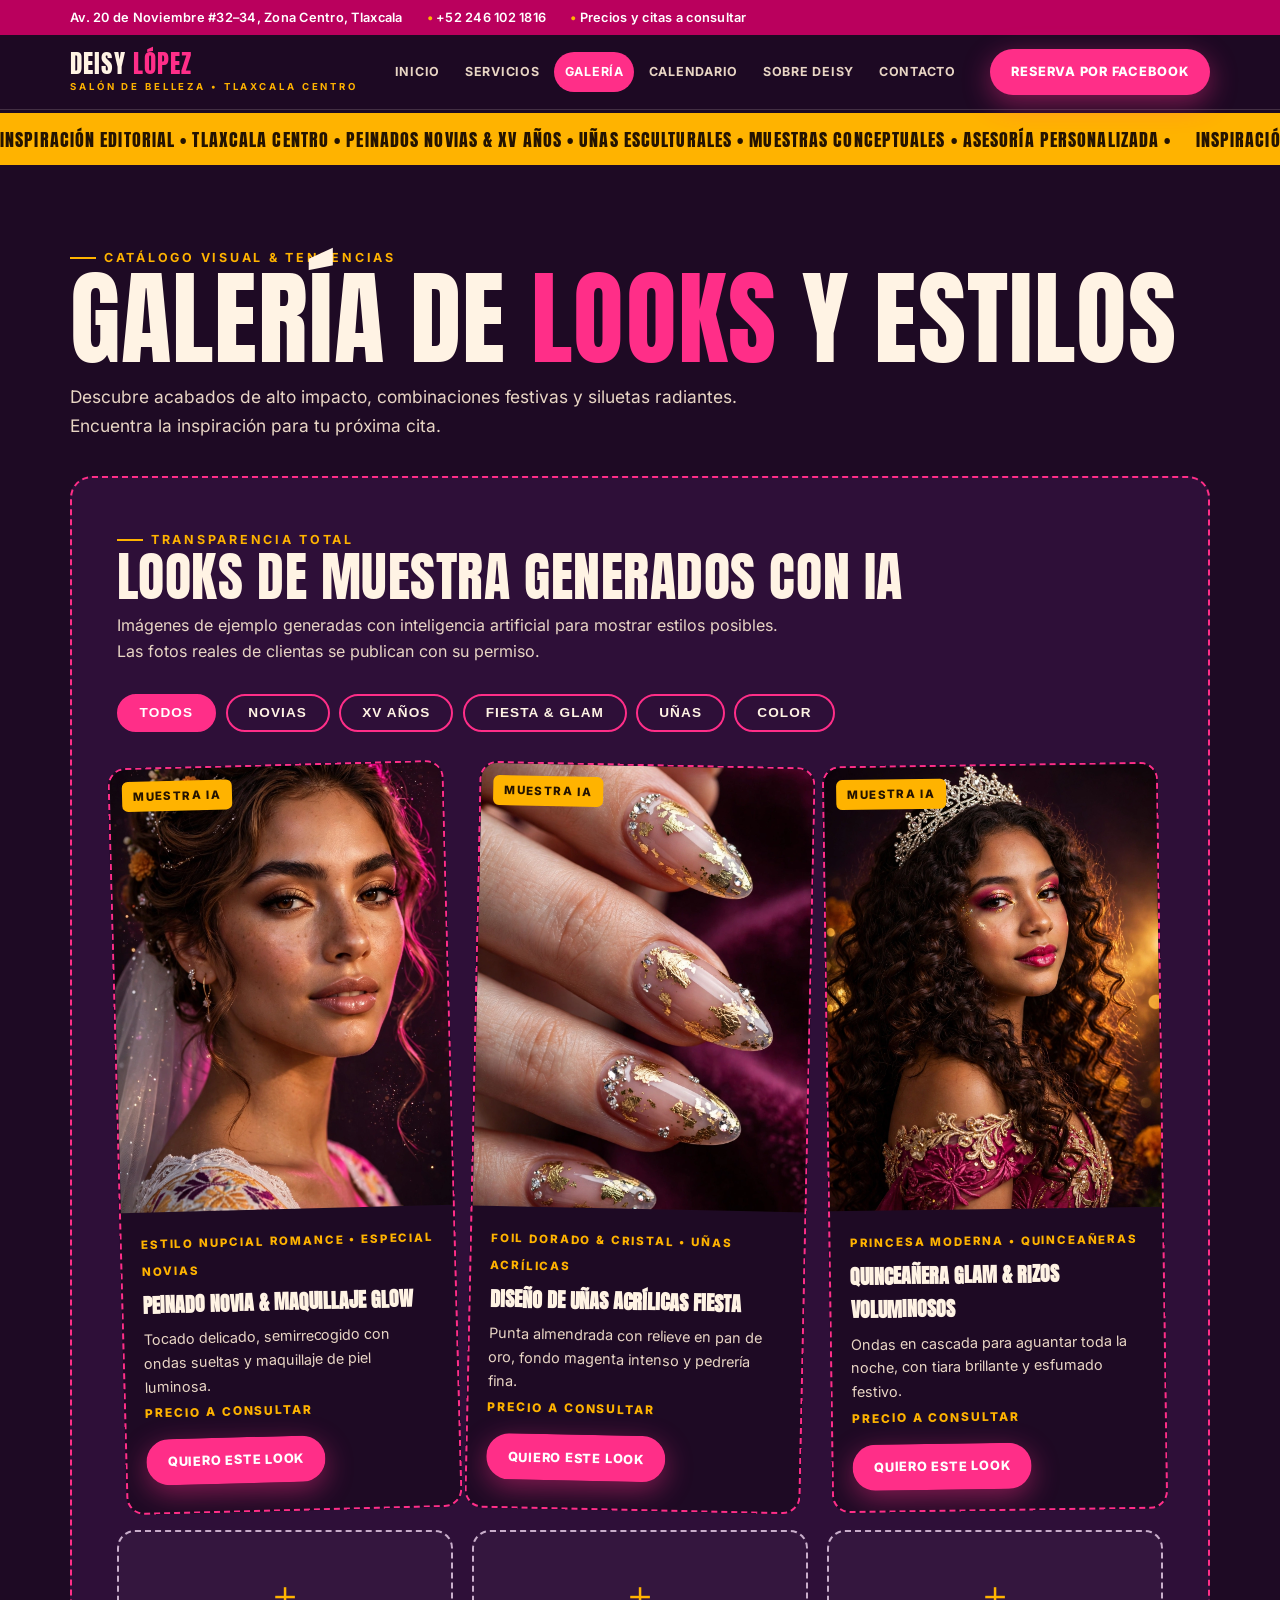
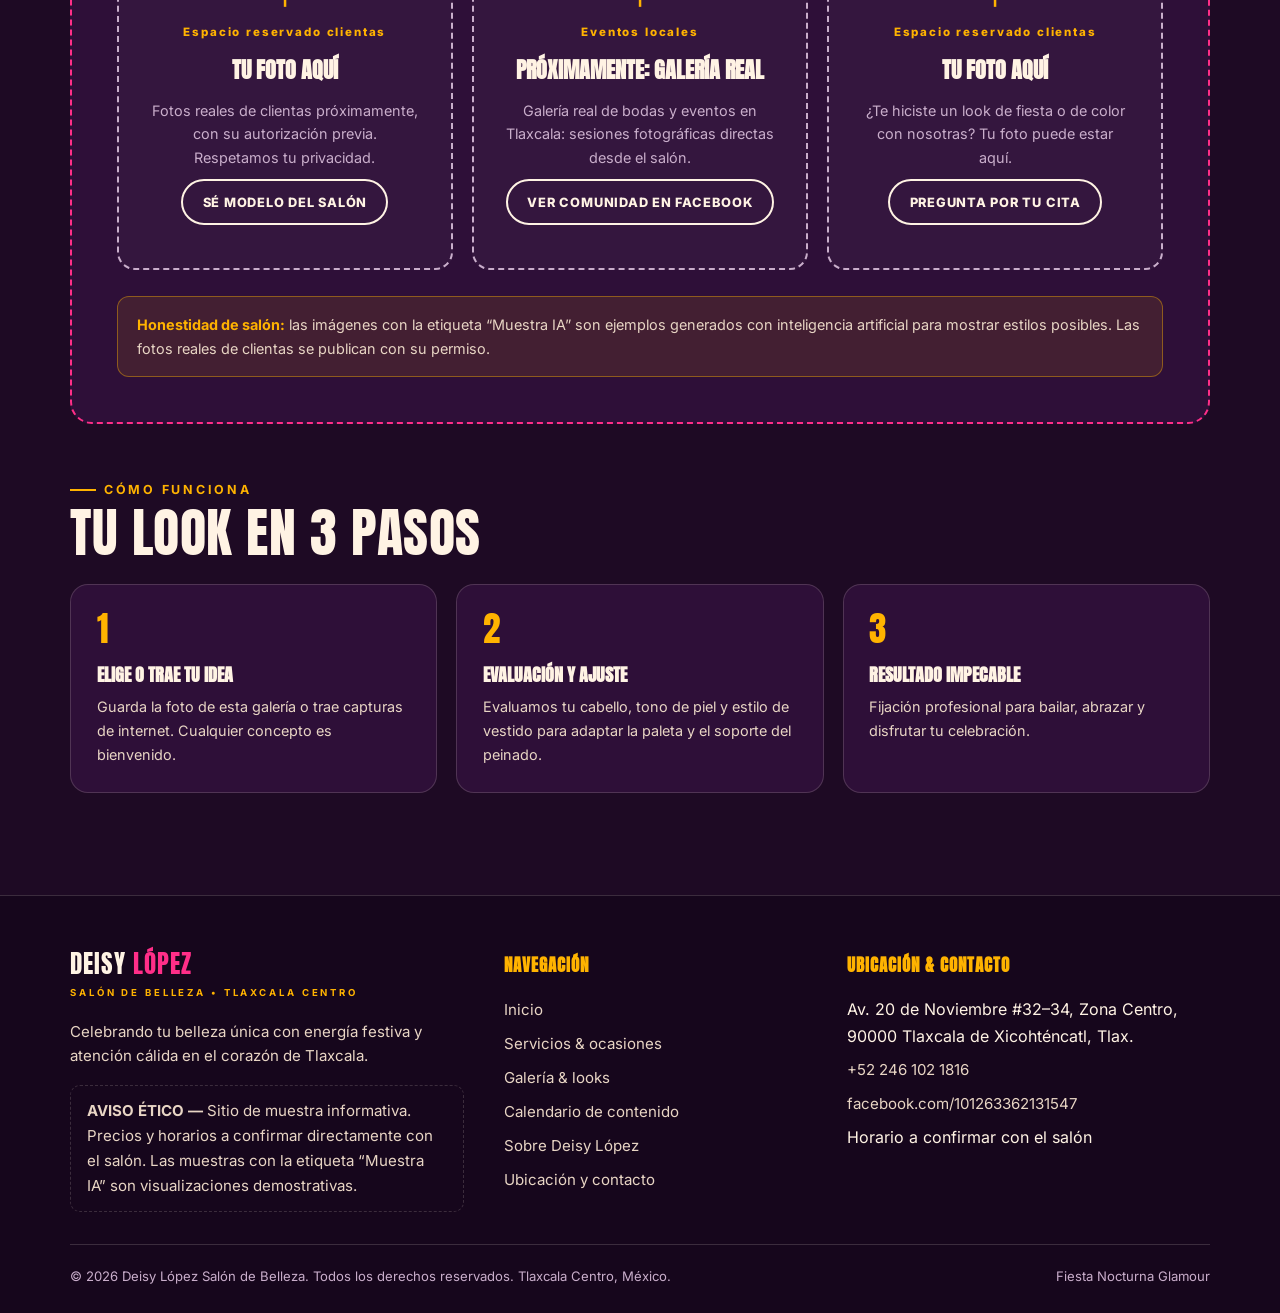
<file: galeria.html>
<!DOCTYPE html>
<html lang="es">
<head>
<meta charset="UTF-8">
<meta name="viewport" content="width=device-width, initial-scale=1.0">
<title>Galería de looks — Deisy López Salón de Belleza, Tlaxcala</title>
<meta name="description" content="Galería de looks de Deisy López Salón de Belleza: novias, XV años, fiesta, uñas y color. Muestras generadas con IA, claramente etiquetadas. Fotos reales próximamente.">
<link rel="stylesheet" href="assets/css/style.css">
</head>
<body>
<a class="skip-link" href="#main">Saltar al contenido</a>

<div class="topbar">
  <div class="wrap">
    <span>Av. 20 de Noviembre #32–34, Zona Centro, Tlaxcala</span>
    <span class="hide-mobile"><span class="dot">•</span> <a href="tel:+522461021816">+52 246 102 1816</a></span>
    <span class="hide-mobile"><span class="dot">•</span> Precios y citas a consultar</span>
  </div>
</div>

<header class="site-header">
  <div class="wrap header-inner">
    <a class="logo" href="index.html" aria-label="Deisy López Salón de Belleza — inicio">
      <span class="wordmark">Deisy <em>López</em></span>
      <small>Salón de Belleza • Tlaxcala Centro</small>
    </a>
    <button class="nav-toggle" aria-expanded="false" aria-controls="main-nav" aria-label="Abrir menú">☰</button>
    <nav class="main-nav" id="main-nav" aria-label="Navegación principal">
      <ul>
        <li><a href="index.html">Inicio</a></li>
        <li><a href="servicios.html">Servicios</a></li>
        <li><a href="galeria.html" aria-current="page">Galería</a></li>
        <li><a href="calendario.html">Calendario</a></li>
        <li><a href="sobre.html">Sobre Deisy</a></li>
        <li><a href="contacto.html">Contacto</a></li>
      </ul>
    </nav>
    <a class="btn btn-primary btn-sm header-cta" href="https://www.facebook.com/101263362131547" target="_blank" rel="noopener">Reserva por Facebook</a>
  </div>
</header>

<main id="main">
  <div class="ticker" aria-hidden="true">
    <div class="ticker-track">
      <span>Inspiración editorial • Tlaxcala Centro • Peinados novias &amp; XV años • Uñas esculturales • Muestras conceptuales • Asesoría personalizada •&nbsp;</span>
      <span>Inspiración editorial • Tlaxcala Centro • Peinados novias &amp; XV años • Uñas esculturales • Muestras conceptuales • Asesoría personalizada •&nbsp;</span>
    </div>
  </div>

  <section class="page-hero">
    <div class="wrap">
      <p class="eyebrow">Catálogo visual &amp; tendencias</p>
      <h1>Galería de <span class="accent">looks</span> y estilos</h1>
      <p class="lede">Descubre acabados de alto impacto, combinaciones festivas y siluetas radiantes. Encuentra la inspiración para tu próxima cita.</p>
    </div>
  </section>

  <section style="padding-top:0;">
    <div class="wrap">
      <div class="ai-block">
        <p class="eyebrow">Transparencia total</p>
        <h2>Looks de muestra generados con IA</h2>
        <p style="color:var(--cream-dim); margin-top:.6rem;">Imágenes de ejemplo generadas con inteligencia artificial para mostrar estilos posibles. Las fotos reales de clientas se publican con su permiso.</p>

        <div class="filters" role="group" aria-label="Filtrar looks por categoría">
          <button type="button" class="filter-btn" data-filter="todos" aria-pressed="true">Todos</button>
          <button type="button" class="filter-btn" data-filter="novias" aria-pressed="false">Novias</button>
          <button type="button" class="filter-btn" data-filter="xv" aria-pressed="false">XV años</button>
          <button type="button" class="filter-btn" data-filter="fiesta" aria-pressed="false">Fiesta &amp; glam</button>
          <button type="button" class="filter-btn" data-filter="unas" aria-pressed="false">Uñas</button>
          <button type="button" class="filter-btn" data-filter="color" aria-pressed="false">Color</button>
        </div>

        <div class="gallery-grid">
          <article class="look-card" data-cat="novias">
            <div class="img-wrap">
              <span class="badge-ai">Muestra IA</span>
              <img src="assets/img/muestra-01.webp" alt="Muestra generada con IA: peinado de novia con tocado y maquillaje glow" loading="lazy" width="1120" height="2240">
            </div>
            <div class="body">
              <span class="tag">Estilo nupcial romance • Especial novias</span>
              <h4>Peinado novia &amp; maquillaje glow</h4>
              <p>Tocado delicado, semirrecogido con ondas sueltas y maquillaje de piel luminosa.</p>
              <span class="price-tag">Precio a consultar</span><br>
              <a class="btn btn-primary btn-sm" href="contacto.html?servicio=novias">Quiero este look</a>
            </div>
          </article>

          <article class="look-card" data-cat="unas fiesta">
            <div class="img-wrap">
              <span class="badge-ai">Muestra IA</span>
              <img src="assets/img/muestra-03.webp" alt="Muestra generada con IA: uñas acrílicas almendradas con foil dorado y cristales" loading="lazy" width="1120" height="2240">
            </div>
            <div class="body">
              <span class="tag">Foil dorado &amp; cristal • Uñas acrílicas</span>
              <h4>Diseño de uñas acrílicas fiesta</h4>
              <p>Punta almendrada con relieve en pan de oro, fondo magenta intenso y pedrería fina.</p>
              <span class="price-tag">Precio a consultar</span><br>
              <a class="btn btn-primary btn-sm" href="contacto.html?servicio=unas">Quiero este look</a>
            </div>
          </article>

          <article class="look-card" data-cat="xv fiesta">
            <div class="img-wrap">
              <span class="badge-ai">Muestra IA</span>
              <img src="assets/img/muestra-02.webp" alt="Muestra generada con IA: quinceañera con corona y rizos voluminosos" loading="lazy" width="1280" height="1920">
            </div>
            <div class="body">
              <span class="tag">Princesa moderna • Quinceañeras</span>
              <h4>Quinceañera glam &amp; rizos voluminosos</h4>
              <p>Ondas en cascada para aguantar toda la noche, con tiara brillante y esfumado festivo.</p>
              <span class="price-tag">Precio a consultar</span><br>
              <a class="btn btn-primary btn-sm" href="contacto.html?servicio=xv">Quiero este look</a>
            </div>
          </article>

          <article class="placeholder-card" data-cat="novias fiesta">
            <span class="plus" aria-hidden="true">＋</span>
            <span class="tag" style="font-size:.72rem; font-weight:800; letter-spacing:.16em; color:var(--marigold);">Espacio reservado clientas</span>
            <h4>Tu foto aquí</h4>
            <p>Fotos reales de clientas próximamente, con su autorización previa. Respetamos tu privacidad.</p>
            <a class="btn btn-ghost btn-sm" href="https://www.facebook.com/101263362131547" target="_blank" rel="noopener">Sé modelo del salón</a>
          </article>

          <article class="placeholder-card" data-cat="color">
            <span class="plus" aria-hidden="true">＋</span>
            <span class="tag" style="font-size:.72rem; font-weight:800; letter-spacing:.16em; color:var(--marigold);">Eventos locales</span>
            <h4>Próximamente: galería real</h4>
            <p>Galería real de bodas y eventos en Tlaxcala: sesiones fotográficas directas desde el salón.</p>
            <a class="btn btn-ghost btn-sm" href="https://www.facebook.com/101263362131547" target="_blank" rel="noopener">Ver comunidad en Facebook</a>
          </article>

          <article class="placeholder-card" data-cat="fiesta color">
            <span class="plus" aria-hidden="true">＋</span>
            <span class="tag" style="font-size:.72rem; font-weight:800; letter-spacing:.16em; color:var(--marigold);">Espacio reservado clientas</span>
            <h4>Tu foto aquí</h4>
            <p>¿Te hiciste un look de fiesta o de color con nosotras? Tu foto puede estar aquí.</p>
            <a class="btn btn-ghost btn-sm" href="contacto.html">Pregunta por tu cita</a>
          </article>
        </div>

        <div class="transparency">
          <strong>Honestidad de salón:</strong> las imágenes con la etiqueta “Muestra IA” son ejemplos generados con inteligencia artificial para mostrar estilos posibles. Las fotos reales de clientas se publican con su permiso.
        </div>
      </div>

      <div style="margin-top:3rem;">
        <p class="eyebrow">Cómo funciona</p>
        <h2 style="margin-top:.4rem;">Tu look en 3 pasos</h2>
        <div class="steps">
          <div class="step">
            <span class="step-num">1</span>
            <h4>Elige o trae tu idea</h4>
            <p>Guarda la foto de esta galería o trae capturas de internet. Cualquier concepto es bienvenido.</p>
          </div>
          <div class="step">
            <span class="step-num">2</span>
            <h4>Evaluación y ajuste</h4>
            <p>Evaluamos tu cabello, tono de piel y estilo de vestido para adaptar la paleta y el soporte del peinado.</p>
          </div>
          <div class="step">
            <span class="step-num">3</span>
            <h4>Resultado impecable</h4>
            <p>Fijación profesional para bailar, abrazar y disfrutar tu celebración.</p>
          </div>
        </div>
      </div>
    </div>
  </section>
</main>

<footer class="site-footer">
  <div class="wrap footer-grid">
    <div>
      <a class="logo" href="index.html">
        <span class="wordmark">Deisy <em>López</em></span>
        <small>Salón de Belleza • Tlaxcala Centro</small>
      </a>
      <p style="margin-top:1rem;">Celebrando tu belleza única con energía festiva y atención cálida en el corazón de Tlaxcala.</p>
      <p class="ethics"><strong>AVISO ÉTICO —</strong> Sitio de muestra informativa. Precios y horarios a confirmar directamente con el salón. Las muestras con la etiqueta “Muestra IA” son visualizaciones demostrativas.</p>
    </div>
    <div>
      <h4>Navegación</h4>
      <ul>
        <li><a href="index.html">Inicio</a></li>
        <li><a href="servicios.html">Servicios &amp; ocasiones</a></li>
        <li><a href="galeria.html">Galería &amp; looks</a></li>
        <li><a href="calendario.html">Calendario de contenido</a></li>
        <li><a href="sobre.html">Sobre Deisy López</a></li>
        <li><a href="contacto.html">Ubicación y contacto</a></li>
      </ul>
    </div>
    <div>
      <h4>Ubicación &amp; contacto</h4>
      <ul>
        <li>Av. 20 de Noviembre #32–34, Zona Centro, 90000 Tlaxcala de Xicohténcatl, Tlax.</li>
        <li><a href="tel:+522461021816">+52 246 102 1816</a></li>
        <li><a href="https://www.facebook.com/101263362131547" target="_blank" rel="noopener">facebook.com/101263362131547</a></li>
        <li>Horario a confirmar con el salón</li>
      </ul>
    </div>
  </div>
  <div class="wrap footer-bottom">
    <span>© 2026 Deisy López Salón de Belleza. Todos los derechos reservados. Tlaxcala Centro, México.</span>
    <span>Fiesta Nocturna Glamour</span>
  </div>
</footer>

<script src="assets/js/main.js"></script>
</body>
</html>
</file>
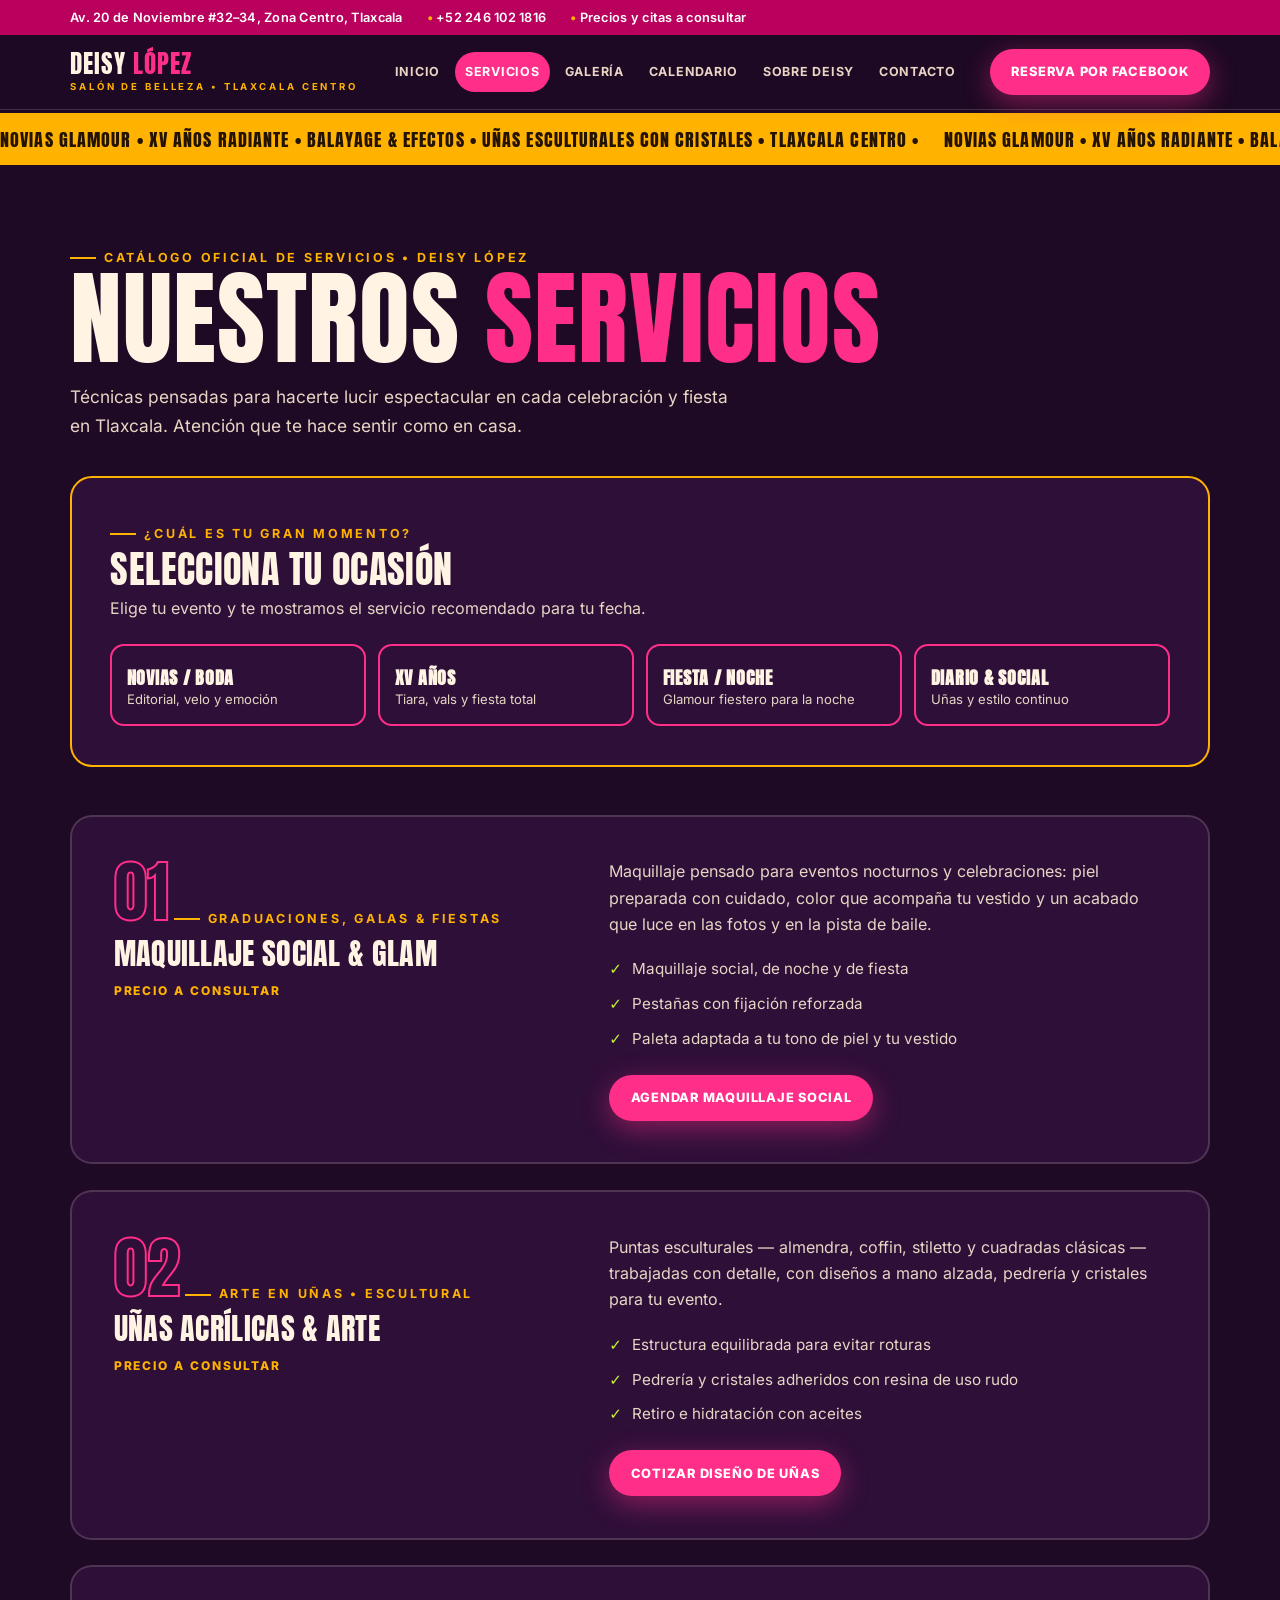
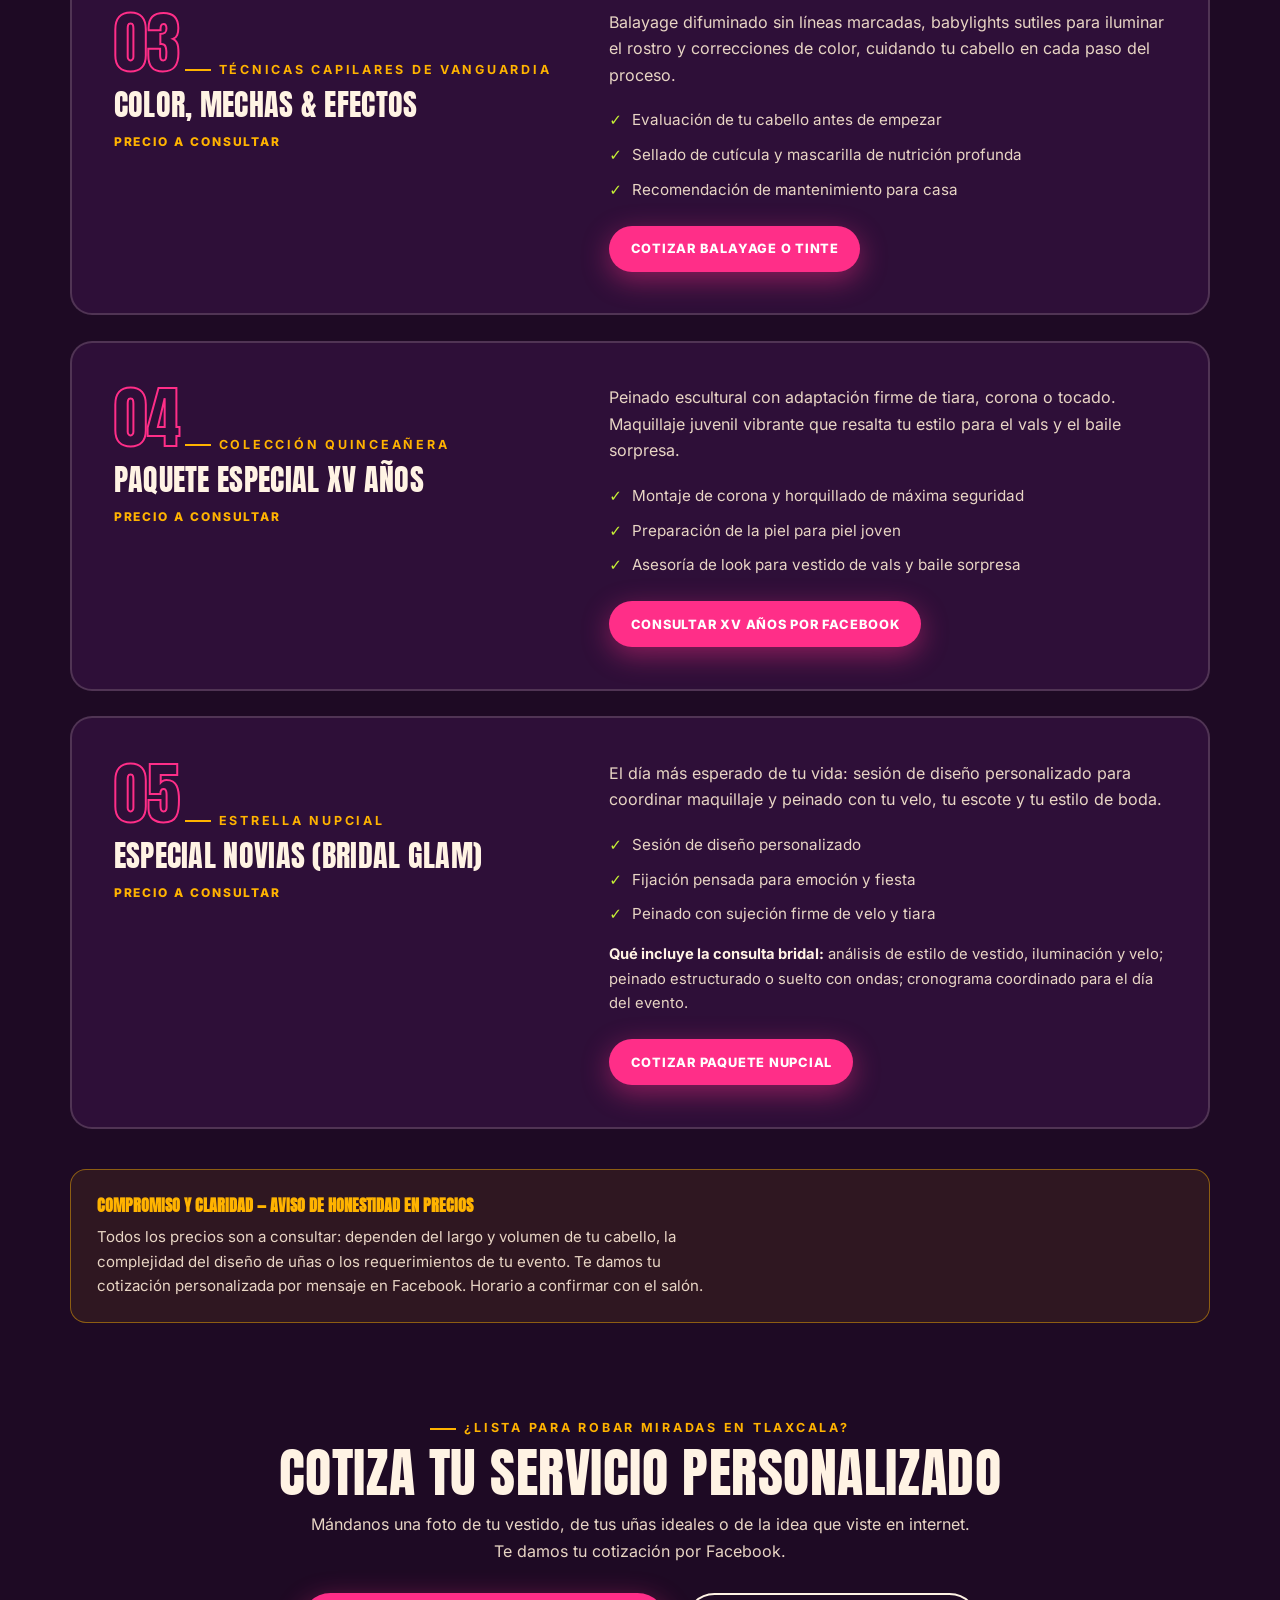
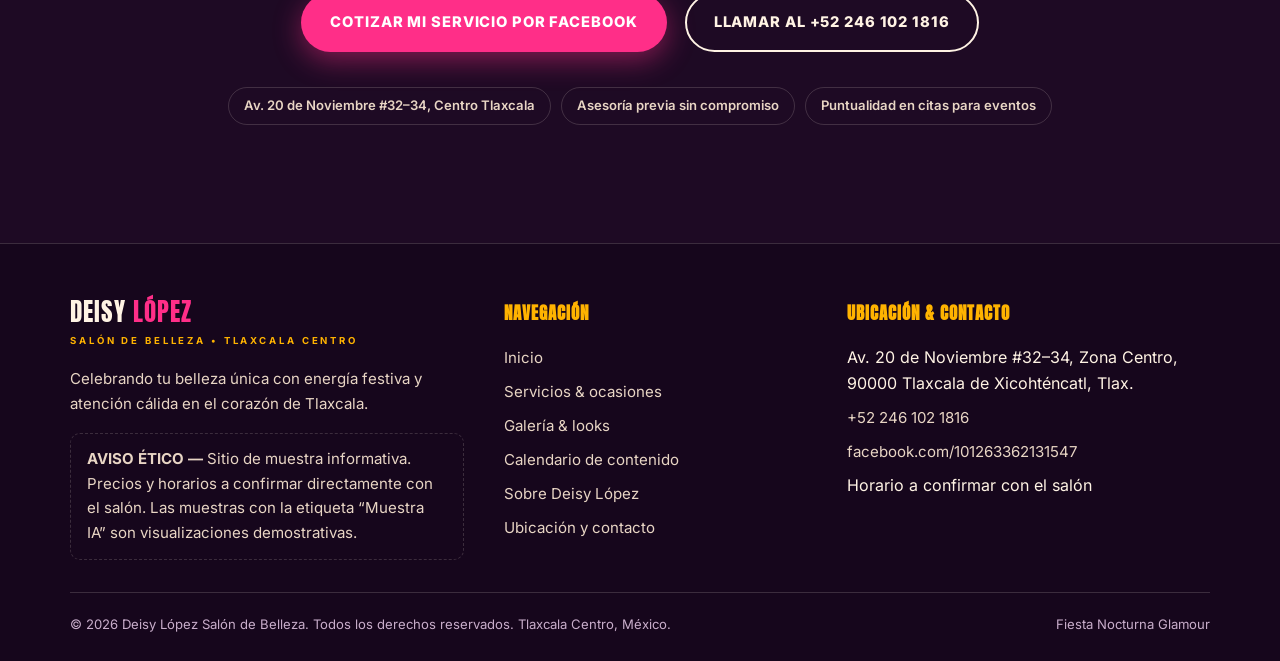
<file: servicios.html>
<!DOCTYPE html>
<html lang="es">
<head>
<meta charset="UTF-8">
<meta name="viewport" content="width=device-width, initial-scale=1.0">
<title>Servicios — Deisy López Salón de Belleza, Tlaxcala Centro</title>
<meta name="description" content="Maquillaje social y glam, uñas acrílicas, color y efectos, XV años y novias en Tlaxcala Centro. Precio a consultar en cada servicio. Cotiza por Facebook.">
<link rel="stylesheet" href="assets/css/style.css">
</head>
<body>
<a class="skip-link" href="#main">Saltar al contenido</a>

<div class="topbar">
  <div class="wrap">
    <span>Av. 20 de Noviembre #32–34, Zona Centro, Tlaxcala</span>
    <span class="hide-mobile"><span class="dot">•</span> <a href="tel:+522461021816">+52 246 102 1816</a></span>
    <span class="hide-mobile"><span class="dot">•</span> Precios y citas a consultar</span>
  </div>
</div>

<header class="site-header">
  <div class="wrap header-inner">
    <a class="logo" href="index.html" aria-label="Deisy López Salón de Belleza — inicio">
      <span class="wordmark">Deisy <em>López</em></span>
      <small>Salón de Belleza • Tlaxcala Centro</small>
    </a>
    <button class="nav-toggle" aria-expanded="false" aria-controls="main-nav" aria-label="Abrir menú">☰</button>
    <nav class="main-nav" id="main-nav" aria-label="Navegación principal">
      <ul>
        <li><a href="index.html">Inicio</a></li>
        <li><a href="servicios.html" aria-current="page">Servicios</a></li>
        <li><a href="galeria.html">Galería</a></li>
        <li><a href="calendario.html">Calendario</a></li>
        <li><a href="sobre.html">Sobre Deisy</a></li>
        <li><a href="contacto.html">Contacto</a></li>
      </ul>
    </nav>
    <a class="btn btn-primary btn-sm header-cta" href="https://www.facebook.com/101263362131547" target="_blank" rel="noopener">Reserva por Facebook</a>
  </div>
</header>

<main id="main">
  <div class="ticker" aria-hidden="true">
    <div class="ticker-track">
      <span>Novias glamour • XV años radiante • Balayage &amp; efectos • Uñas esculturales con cristales • Tlaxcala Centro •&nbsp;</span>
      <span>Novias glamour • XV años radiante • Balayage &amp; efectos • Uñas esculturales con cristales • Tlaxcala Centro •&nbsp;</span>
    </div>
  </div>

  <section class="page-hero">
    <div class="wrap">
      <p class="eyebrow">Catálogo oficial de servicios • Deisy López</p>
      <h1>Nuestros <span class="accent">servicios</span></h1>
      <p class="lede">Técnicas pensadas para hacerte lucir espectacular en cada celebración y fiesta en Tlaxcala. Atención que te hace sentir como en casa.</p>
    </div>
  </section>

  <section style="padding-top:0;">
    <div class="wrap">
      <!-- OCCASION PICKER -->
      <div class="picker" aria-label="Selector de ocasión">
        <p class="eyebrow">¿Cuál es tu gran momento?</p>
        <h2 style="font-size:clamp(1.7rem,4vw,2.4rem); margin-top:.4rem;">Selecciona tu ocasión</h2>
        <p style="color:var(--cream-dim); margin-top:.5rem;">Elige tu evento y te mostramos el servicio recomendado para tu fecha.</p>
        <div class="picker-buttons">
          <button type="button" class="picker-btn" data-occasion="boda" aria-pressed="false">
            <strong>Novias / Boda</strong>
            <span>Editorial, velo y emoción</span>
          </button>
          <button type="button" class="picker-btn" data-occasion="xv" aria-pressed="false">
            <strong>XV años</strong>
            <span>Tiara, vals y fiesta total</span>
          </button>
          <button type="button" class="picker-btn" data-occasion="fiesta" aria-pressed="false">
            <strong>Fiesta / Noche</strong>
            <span>Glamour fiestero para la noche</span>
          </button>
          <button type="button" class="picker-btn" data-occasion="diario" aria-pressed="false">
            <strong>Diario &amp; social</strong>
            <span>Uñas y estilo continuo</span>
          </button>
        </div>
        <div class="picker-result" role="status" aria-live="polite"></div>
      </div>

      <!-- 1. MAQUILLAJE -->
      <article class="service-section" id="servicio-maquillaje">
        <div>
          <span class="num">01</span>
          <p class="eyebrow" style="margin-top:.8rem;">Graduaciones, galas &amp; fiestas</p>
          <h3>Maquillaje social &amp; glam</h3>
          <p class="price-tag">Precio a consultar</p>
        </div>
        <div>
          <p class="desc">Maquillaje pensado para eventos nocturnos y celebraciones: piel preparada con cuidado, color que acompaña tu vestido y un acabado que luce en las fotos y en la pista de baile.</p>
          <ul class="check-list">
            <li>Maquillaje social, de noche y de fiesta</li>
            <li>Pestañas con fijación reforzada</li>
            <li>Paleta adaptada a tu tono de piel y tu vestido</li>
          </ul>
          <div class="service-cta">
            <span class="reco-tag">Recomendado para tu ocasión</span>
            <a class="btn btn-primary btn-sm" href="https://www.facebook.com/101263362131547" target="_blank" rel="noopener">Agendar maquillaje social</a>
          </div>
        </div>
      </article>

      <!-- 2. UÑAS -->
      <article class="service-section" id="servicio-unas">
        <div>
          <span class="num">02</span>
          <p class="eyebrow" style="margin-top:.8rem;">Arte en uñas • Escultural</p>
          <h3>Uñas acrílicas &amp; arte</h3>
          <p class="price-tag">Precio a consultar</p>
        </div>
        <div>
          <p class="desc">Puntas esculturales — almendra, coffin, stiletto y cuadradas clásicas — trabajadas con detalle, con diseños a mano alzada, pedrería y cristales para tu evento.</p>
          <ul class="check-list">
            <li>Estructura equilibrada para evitar roturas</li>
            <li>Pedrería y cristales adheridos con resina de uso rudo</li>
            <li>Retiro e hidratación con aceites</li>
          </ul>
          <div class="service-cta">
            <span class="reco-tag">Recomendado para tu ocasión</span>
            <a class="btn btn-primary btn-sm" href="https://www.facebook.com/101263362131547" target="_blank" rel="noopener">Cotizar diseño de uñas</a>
          </div>
        </div>
      </article>

      <!-- 3. COLOR -->
      <article class="service-section" id="servicio-color">
        <div>
          <span class="num">03</span>
          <p class="eyebrow" style="margin-top:.8rem;">Técnicas capilares de vanguardia</p>
          <h3>Color, mechas &amp; efectos</h3>
          <p class="price-tag">Precio a consultar</p>
        </div>
        <div>
          <p class="desc">Balayage difuminado sin líneas marcadas, babylights sutiles para iluminar el rostro y correcciones de color, cuidando tu cabello en cada paso del proceso.</p>
          <ul class="check-list">
            <li>Evaluación de tu cabello antes de empezar</li>
            <li>Sellado de cutícula y mascarilla de nutrición profunda</li>
            <li>Recomendación de mantenimiento para casa</li>
          </ul>
          <div class="service-cta">
            <span class="reco-tag">Recomendado para tu ocasión</span>
            <a class="btn btn-primary btn-sm" href="https://www.facebook.com/101263362131547" target="_blank" rel="noopener">Cotizar balayage o tinte</a>
          </div>
        </div>
      </article>

      <!-- 4. XV AÑOS -->
      <article class="service-section" id="servicio-xv">
        <div>
          <span class="num">04</span>
          <p class="eyebrow" style="margin-top:.8rem;">Colección quinceañera</p>
          <h3>Paquete especial XV años</h3>
          <p class="price-tag">Precio a consultar</p>
        </div>
        <div>
          <p class="desc">Peinado escultural con adaptación firme de tiara, corona o tocado. Maquillaje juvenil vibrante que resalta tu estilo para el vals y el baile sorpresa.</p>
          <ul class="check-list">
            <li>Montaje de corona y horquillado de máxima seguridad</li>
            <li>Preparación de la piel para piel joven</li>
            <li>Asesoría de look para vestido de vals y baile sorpresa</li>
          </ul>
          <div class="service-cta">
            <span class="reco-tag">Recomendado para tu ocasión</span>
            <a class="btn btn-primary btn-sm" href="https://www.facebook.com/101263362131547" target="_blank" rel="noopener">Consultar XV años por Facebook</a>
          </div>
        </div>
      </article>

      <!-- 5. NOVIAS -->
      <article class="service-section" id="servicio-novias">
        <div>
          <span class="num">05</span>
          <p class="eyebrow" style="margin-top:.8rem;">Estrella nupcial</p>
          <h3>Especial novias (Bridal Glam)</h3>
          <p class="price-tag">Precio a consultar</p>
        </div>
        <div>
          <p class="desc">El día más esperado de tu vida: sesión de diseño personalizado para coordinar maquillaje y peinado con tu velo, tu escote y tu estilo de boda.</p>
          <ul class="check-list">
            <li>Sesión de diseño personalizado</li>
            <li>Fijación pensada para emoción y fiesta</li>
            <li>Peinado con sujeción firme de velo y tiara</li>
          </ul>
          <p style="margin-top:1rem; font-size:.92rem; color:var(--cream-dim);"><strong style="color:var(--cream);">Qué incluye la consulta bridal:</strong> análisis de estilo de vestido, iluminación y velo; peinado estructurado o suelto con ondas; cronograma coordinado para el día del evento.</p>
          <div class="service-cta">
            <span class="reco-tag">Recomendado para tu ocasión</span>
            <a class="btn btn-primary btn-sm" href="https://www.facebook.com/101263362131547" target="_blank" rel="noopener">Cotizar paquete nupcial</a>
          </div>
        </div>
      </article>

      <div class="honesty-banner">
        <h4>Compromiso y claridad — aviso de honestidad en precios</h4>
        <p>Todos los precios son a consultar: dependen del largo y volumen de tu cabello, la complejidad del diseño de uñas o los requerimientos de tu evento. Te damos tu cotización personalizada por mensaje en Facebook. Horario a confirmar con el salón.</p>
      </div>

      <div class="cta-closing">
        <p class="eyebrow" style="justify-content:center; display:inline-flex;">¿Lista para robar miradas en Tlaxcala?</p>
        <h2 style="margin-top:.5rem;">Cotiza tu servicio personalizado</h2>
        <p style="margin:.8rem auto 1.4rem; color:var(--cream-dim);">Mándanos una foto de tu vestido, de tus uñas ideales o de la idea que viste en internet. Te damos tu cotización por Facebook.</p>
        <a class="btn btn-primary" href="https://www.facebook.com/101263362131547" target="_blank" rel="noopener">Cotizar mi servicio por Facebook</a>
        <a class="btn btn-ghost" href="tel:+522461021816">Llamar al +52 246 102 1816</a>
        <div class="hero-chips" style="justify-content:center;">
          <span class="chip">Av. 20 de Noviembre #32–34, Centro Tlaxcala</span>
          <span class="chip">Asesoría previa sin compromiso</span>
          <span class="chip">Puntualidad en citas para eventos</span>
        </div>
      </div>
    </div>
  </section>
</main>

<footer class="site-footer">
  <div class="wrap footer-grid">
    <div>
      <a class="logo" href="index.html">
        <span class="wordmark">Deisy <em>López</em></span>
        <small>Salón de Belleza • Tlaxcala Centro</small>
      </a>
      <p style="margin-top:1rem;">Celebrando tu belleza única con energía festiva y atención cálida en el corazón de Tlaxcala.</p>
      <p class="ethics"><strong>AVISO ÉTICO —</strong> Sitio de muestra informativa. Precios y horarios a confirmar directamente con el salón. Las muestras con la etiqueta “Muestra IA” son visualizaciones demostrativas.</p>
    </div>
    <div>
      <h4>Navegación</h4>
      <ul>
        <li><a href="index.html">Inicio</a></li>
        <li><a href="servicios.html">Servicios &amp; ocasiones</a></li>
        <li><a href="galeria.html">Galería &amp; looks</a></li>
        <li><a href="calendario.html">Calendario de contenido</a></li>
        <li><a href="sobre.html">Sobre Deisy López</a></li>
        <li><a href="contacto.html">Ubicación y contacto</a></li>
      </ul>
    </div>
    <div>
      <h4>Ubicación &amp; contacto</h4>
      <ul>
        <li>Av. 20 de Noviembre #32–34, Zona Centro, 90000 Tlaxcala de Xicohténcatl, Tlax.</li>
        <li><a href="tel:+522461021816">+52 246 102 1816</a></li>
        <li><a href="https://www.facebook.com/101263362131547" target="_blank" rel="noopener">facebook.com/101263362131547</a></li>
        <li>Horario a confirmar con el salón</li>
      </ul>
    </div>
  </div>
  <div class="wrap footer-bottom">
    <span>© 2026 Deisy López Salón de Belleza. Todos los derechos reservados. Tlaxcala Centro, México.</span>
    <span>Fiesta Nocturna Glamour</span>
  </div>
</footer>

<script src="assets/js/main.js"></script>
</body>
</html>
</file>
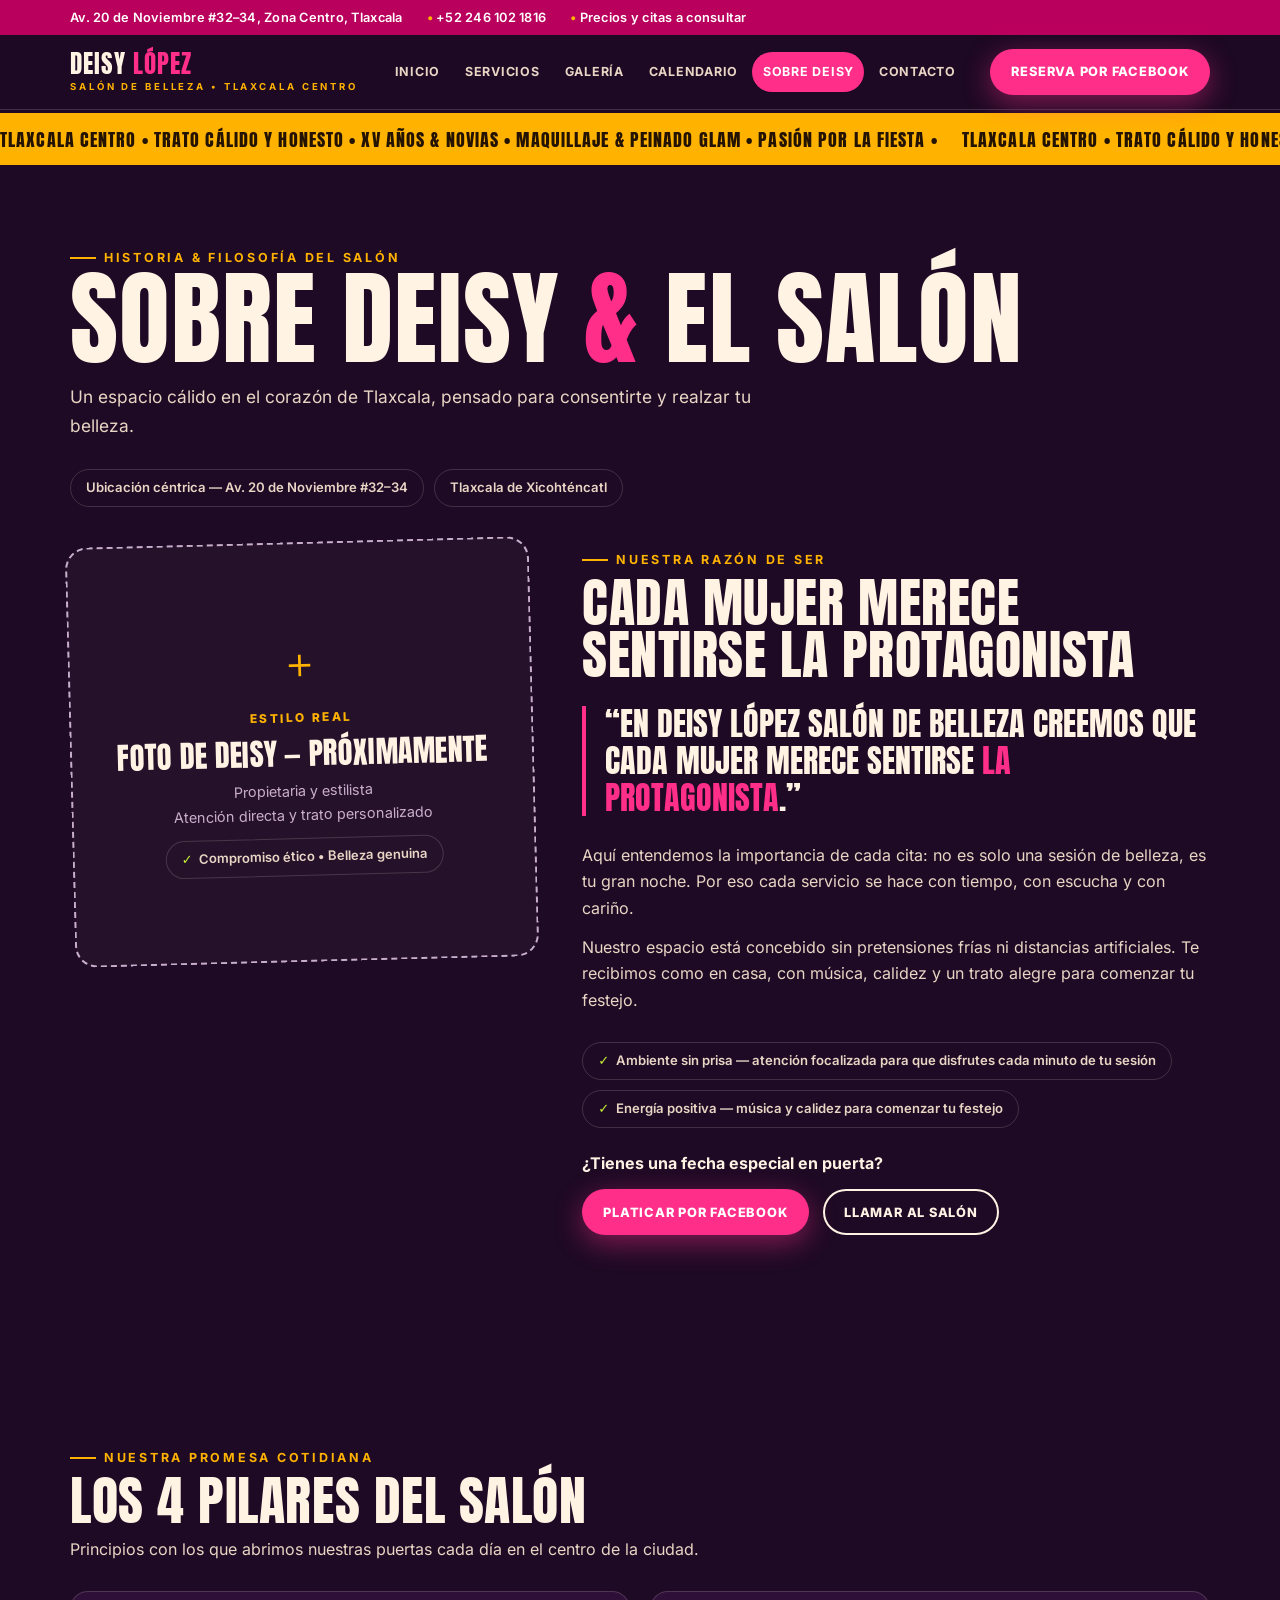
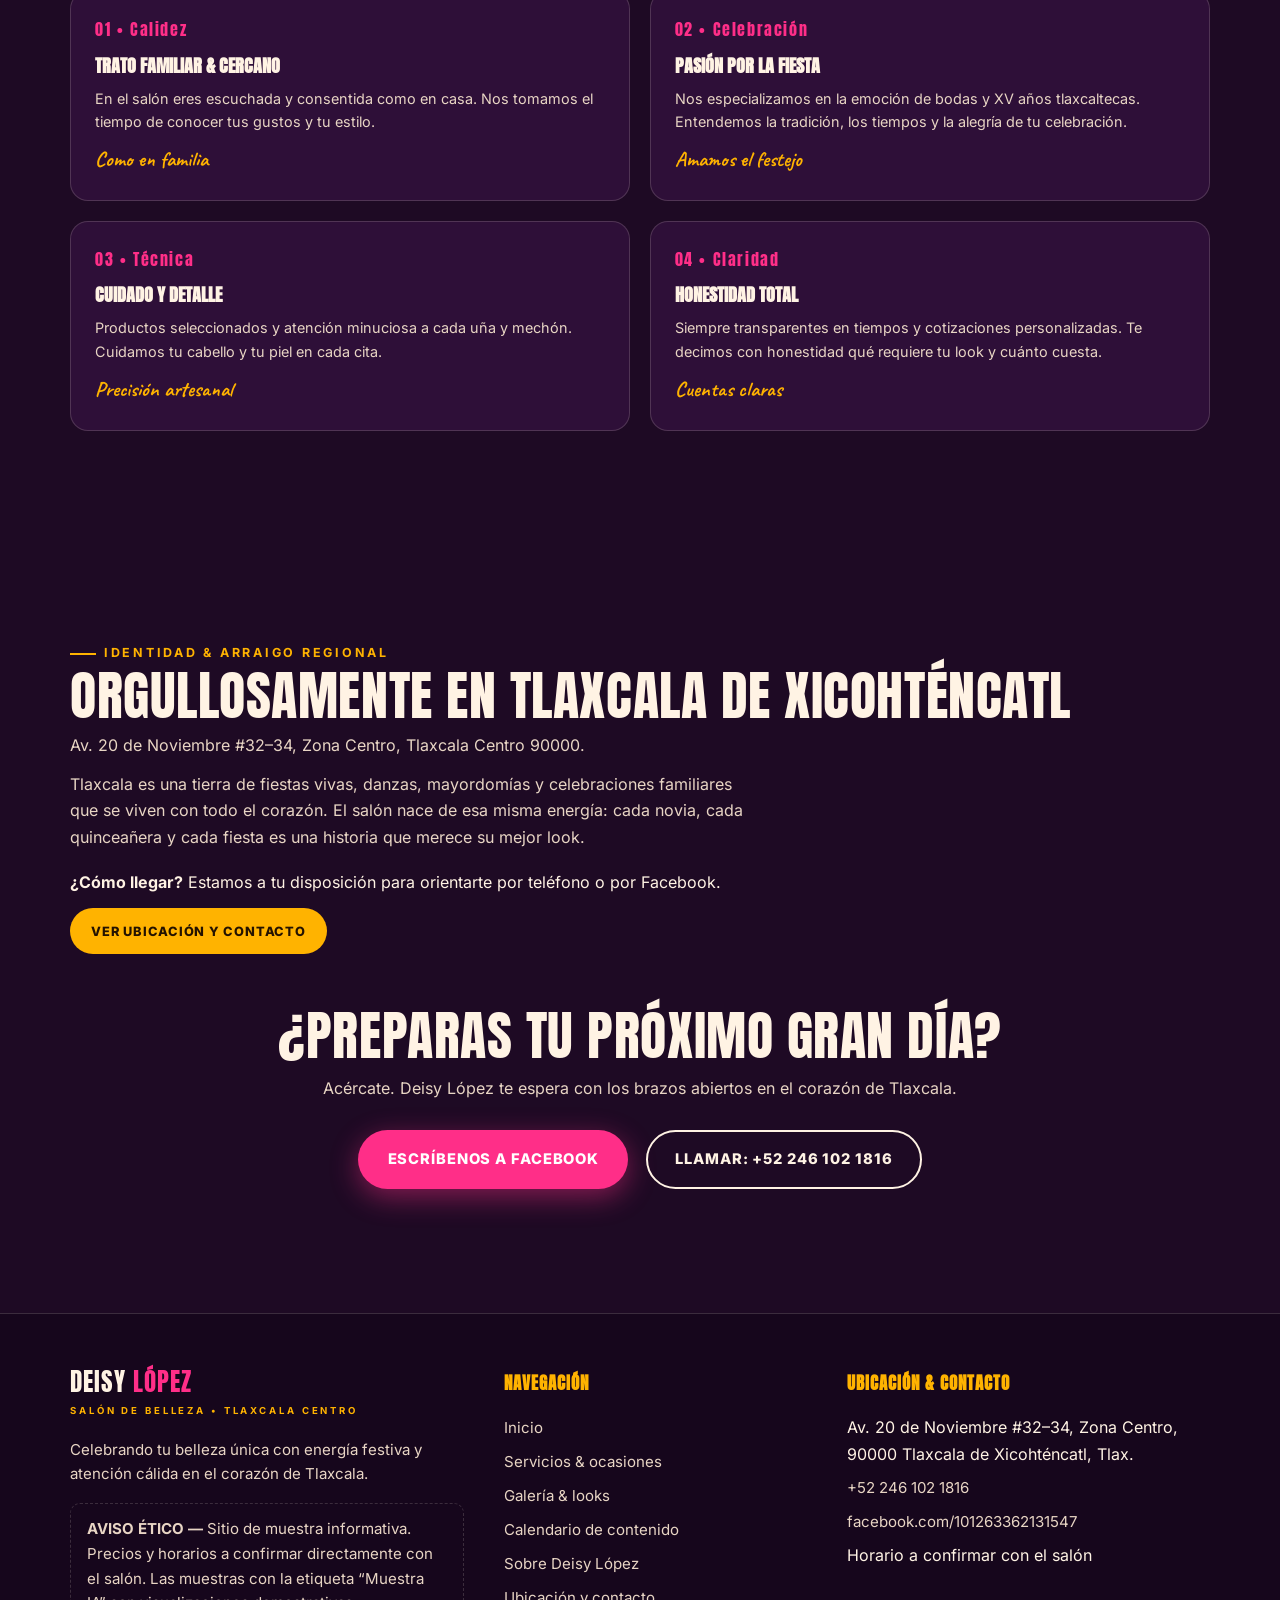
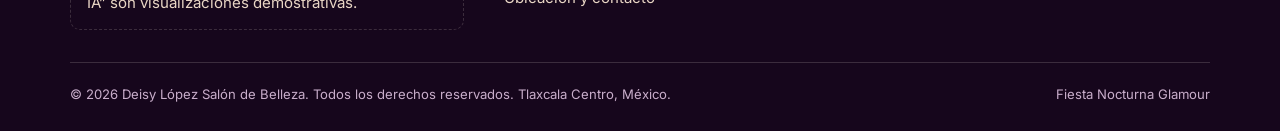
<file: sobre.html>
<!DOCTYPE html>
<html lang="es">
<head>
<meta charset="UTF-8">
<meta name="viewport" content="width=device-width, initial-scale=1.0">
<title>Sobre Deisy — Deisy López Salón de Belleza, Tlaxcala Centro</title>
<meta name="description" content="Conoce a Deisy López y su salón en el corazón de Tlaxcala: calidez, celebración, cuidado al detalle y honestidad total. Maquillaje, uñas, color, XV años y novias.">
<link rel="stylesheet" href="assets/css/style.css">
</head>
<body>
<a class="skip-link" href="#main">Saltar al contenido</a>

<div class="topbar">
  <div class="wrap">
    <span>Av. 20 de Noviembre #32–34, Zona Centro, Tlaxcala</span>
    <span class="hide-mobile"><span class="dot">•</span> <a href="tel:+522461021816">+52 246 102 1816</a></span>
    <span class="hide-mobile"><span class="dot">•</span> Precios y citas a consultar</span>
  </div>
</div>

<header class="site-header">
  <div class="wrap header-inner">
    <a class="logo" href="index.html" aria-label="Deisy López Salón de Belleza — inicio">
      <span class="wordmark">Deisy <em>López</em></span>
      <small>Salón de Belleza • Tlaxcala Centro</small>
    </a>
    <button class="nav-toggle" aria-expanded="false" aria-controls="main-nav" aria-label="Abrir menú">☰</button>
    <nav class="main-nav" id="main-nav" aria-label="Navegación principal">
      <ul>
        <li><a href="index.html">Inicio</a></li>
        <li><a href="servicios.html">Servicios</a></li>
        <li><a href="galeria.html">Galería</a></li>
        <li><a href="calendario.html">Calendario</a></li>
        <li><a href="sobre.html" aria-current="page">Sobre Deisy</a></li>
        <li><a href="contacto.html">Contacto</a></li>
      </ul>
    </nav>
    <a class="btn btn-primary btn-sm header-cta" href="https://www.facebook.com/101263362131547" target="_blank" rel="noopener">Reserva por Facebook</a>
  </div>
</header>

<main id="main">
  <div class="ticker" aria-hidden="true">
    <div class="ticker-track">
      <span>Tlaxcala Centro • Trato cálido y honesto • XV años &amp; novias • Maquillaje &amp; peinado glam • Pasión por la fiesta •&nbsp;</span>
      <span>Tlaxcala Centro • Trato cálido y honesto • XV años &amp; novias • Maquillaje &amp; peinado glam • Pasión por la fiesta •&nbsp;</span>
    </div>
  </div>

  <section class="page-hero">
    <div class="wrap">
      <p class="eyebrow">Historia &amp; filosofía del salón</p>
      <h1>Sobre Deisy <span class="accent">&amp;</span> el salón</h1>
      <p class="lede">Un espacio cálido en el corazón de Tlaxcala, pensado para consentirte y realzar tu belleza.</p>
      <div class="hero-chips">
        <span class="chip">Ubicación céntrica — Av. 20 de Noviembre #32–34</span>
        <span class="chip">Tlaxcala de Xicohténcatl</span>
      </div>
    </div>
  </section>

  <section style="padding-top:0;">
    <div class="wrap sobre-grid">
      <div>
        <div class="portrait-ph">
          <span class="plus" aria-hidden="true">＋</span>
          <p style="font-size:.75rem; font-weight:800; letter-spacing:.2em; text-transform:uppercase; color:var(--marigold);">Estilo real</p>
          <h3>Foto de Deisy — próximamente</h3>
          <p style="font-size:.9rem;">Propietaria y estilista<br>Atención directa y trato personalizado</p>
          <span class="chip"><b>✓</b> Compromiso ético • Belleza genuina</span>
        </div>
      </div>
      <div>
        <p class="eyebrow">Nuestra razón de ser</p>
        <h2 style="margin-top:.4rem;">Cada mujer merece sentirse la protagonista</h2>
        <blockquote class="quote">“En Deisy López Salón de Belleza creemos que cada mujer merece sentirse <em>la protagonista</em>.”</blockquote>
        <p style="color:var(--cream-dim);">Aquí entendemos la importancia de cada cita: no es solo una sesión de belleza, es tu gran noche. Por eso cada servicio se hace con tiempo, con escucha y con cariño.</p>
        <p style="color:var(--cream-dim); margin-top:.8rem;">Nuestro espacio está concebido sin pretensiones frías ni distancias artificiales. Te recibimos como en casa, con música, calidez y un trato alegre para comenzar tu festejo.</p>
        <div class="hero-chips">
          <span class="chip"><b>✓</b> Ambiente sin prisa — atención focalizada para que disfrutes cada minuto de tu sesión</span>
          <span class="chip"><b>✓</b> Energía positiva — música y calidez para comenzar tu festejo</span>
        </div>
        <p style="margin-top:1.4rem;"><strong>¿Tienes una fecha especial en puerta?</strong></p>
        <div class="hero-ctas" style="margin-top:.8rem;">
          <a class="btn btn-primary btn-sm" href="https://www.facebook.com/101263362131547" target="_blank" rel="noopener">Platicar por Facebook</a>
          <a class="btn btn-ghost btn-sm" href="tel:+522461021816">Llamar al salón</a>
        </div>
      </div>
    </div>
  </section>

  <section>
    <div class="wrap">
      <p class="eyebrow">Nuestra promesa cotidiana</p>
      <h2 style="margin-top:.4rem;">Los 4 pilares del salón</h2>
      <p style="color:var(--cream-dim); margin-top:.6rem;">Principios con los que abrimos nuestras puertas cada día en el centro de la ciudad.</p>
      <div class="pillars">
        <div class="pillar">
          <span class="p-num">01 • Calidez</span>
          <h4>Trato familiar &amp; cercano</h4>
          <p>En el salón eres escuchada y consentida como en casa. Nos tomamos el tiempo de conocer tus gustos y tu estilo.</p>
          <span class="motto">Como en familia</span>
        </div>
        <div class="pillar">
          <span class="p-num">02 • Celebración</span>
          <h4>Pasión por la fiesta</h4>
          <p>Nos especializamos en la emoción de bodas y XV años tlaxcaltecas. Entendemos la tradición, los tiempos y la alegría de tu celebración.</p>
          <span class="motto">Amamos el festejo</span>
        </div>
        <div class="pillar">
          <span class="p-num">03 • Técnica</span>
          <h4>Cuidado y detalle</h4>
          <p>Productos seleccionados y atención minuciosa a cada uña y mechón. Cuidamos tu cabello y tu piel en cada cita.</p>
          <span class="motto">Precisión artesanal</span>
        </div>
        <div class="pillar">
          <span class="p-num">04 • Claridad</span>
          <h4>Honestidad total</h4>
          <p>Siempre transparentes en tiempos y cotizaciones personalizadas. Te decimos con honestidad qué requiere tu look y cuánto cuesta.</p>
          <span class="motto">Cuentas claras</span>
        </div>
      </div>
    </div>
  </section>

  <section>
    <div class="wrap">
      <p class="eyebrow">Identidad &amp; arraigo regional</p>
      <h2 style="margin-top:.4rem;">Orgullosamente en Tlaxcala de Xicohténcatl</h2>
      <p style="color:var(--cream-dim); margin-top:.6rem;">Av. 20 de Noviembre #32–34, Zona Centro, Tlaxcala Centro 90000.</p>
      <p style="color:var(--cream-dim); margin-top:.8rem;">Tlaxcala es una tierra de fiestas vivas, danzas, mayordomías y celebraciones familiares que se viven con todo el corazón. El salón nace de esa misma energía: cada novia, cada quinceañera y cada fiesta es una historia que merece su mejor look.</p>
      <p style="margin-top:1.2rem;"><strong>¿Cómo llegar?</strong> Estamos a tu disposición para orientarte por teléfono o por Facebook.</p>
      <div class="hero-ctas" style="margin-top:.8rem;">
        <a class="btn btn-gold btn-sm" href="contacto.html">Ver ubicación y contacto</a>
      </div>
      <div class="cta-closing">
        <h2 style="margin-top:.5rem;">¿Preparas tu próximo gran día?</h2>
        <p style="margin:.8rem auto 1.4rem; color:var(--cream-dim);">Acércate. Deisy López te espera con los brazos abiertos en el corazón de Tlaxcala.</p>
        <a class="btn btn-primary" href="https://www.facebook.com/101263362131547" target="_blank" rel="noopener">Escríbenos a Facebook</a>
        <a class="btn btn-ghost" href="tel:+522461021816">Llamar: +52 246 102 1816</a>
      </div>
    </div>
  </section>
</main>

<footer class="site-footer">
  <div class="wrap footer-grid">
    <div>
      <a class="logo" href="index.html">
        <span class="wordmark">Deisy <em>López</em></span>
        <small>Salón de Belleza • Tlaxcala Centro</small>
      </a>
      <p style="margin-top:1rem;">Celebrando tu belleza única con energía festiva y atención cálida en el corazón de Tlaxcala.</p>
      <p class="ethics"><strong>AVISO ÉTICO —</strong> Sitio de muestra informativa. Precios y horarios a confirmar directamente con el salón. Las muestras con la etiqueta “Muestra IA” son visualizaciones demostrativas.</p>
    </div>
    <div>
      <h4>Navegación</h4>
      <ul>
        <li><a href="index.html">Inicio</a></li>
        <li><a href="servicios.html">Servicios &amp; ocasiones</a></li>
        <li><a href="galeria.html">Galería &amp; looks</a></li>
        <li><a href="calendario.html">Calendario de contenido</a></li>
        <li><a href="sobre.html">Sobre Deisy López</a></li>
        <li><a href="contacto.html">Ubicación y contacto</a></li>
      </ul>
    </div>
    <div>
      <h4>Ubicación &amp; contacto</h4>
      <ul>
        <li>Av. 20 de Noviembre #32–34, Zona Centro, 90000 Tlaxcala de Xicohténcatl, Tlax.</li>
        <li><a href="tel:+522461021816">+52 246 102 1816</a></li>
        <li><a href="https://www.facebook.com/101263362131547" target="_blank" rel="noopener">facebook.com/101263362131547</a></li>
        <li>Horario a confirmar con el salón</li>
      </ul>
    </div>
  </div>
  <div class="wrap footer-bottom">
    <span>© 2026 Deisy López Salón de Belleza. Todos los derechos reservados. Tlaxcala Centro, México.</span>
    <span>Fiesta Nocturna Glamour</span>
  </div>
</footer>

<script src="assets/js/main.js"></script>
</body>
</html>
</file>
<file: assets/css/style.css>
/* ============================================================
   DEISY LÓPEZ SALÓN DE BELLEZA — "Fiesta nocturna"
   Design source: Stitch project 16504111952644403650
   Palette: plum-black #1E0A24 / panel #2E0F38 / cream #FFF3E4
            fuchsia #FF2E88 / marigold #FFB300 / lime spark #C6F135
   Type: Anton (display) / Inter (body) / Caveat (tiny annotations)
   ============================================================ */

@font-face {
  font-family: 'Anton';
  src: url('../fonts/anton-400.woff2') format('woff2');
  font-weight: 400; font-style: normal; font-display: swap;
}
@font-face {
  font-family: 'Inter';
  src: url('../fonts/inter-var.woff2') format('woff2');
  font-weight: 400 800; font-style: normal; font-display: swap;
}
@font-face {
  font-family: 'Caveat';
  src: url('../fonts/caveat-700.woff2') format('woff2');
  font-weight: 700; font-style: normal; font-display: swap;
}

:root {
  --bg: #1E0A24;
  --panel: #2E0F38;
  --panel-2: #3A1445;
  --cream: #FFF3E4;
  --cream-dim: #E8D5C4;
  --muted: #C9AECB;
  --fuchsia: #FF2E88;
  --fuchsia-deep: #BA005D;
  --marigold: #FFB300;
  --lime: #C6F135;
  --line: rgba(255, 243, 228, .16);
  --radius: 18px;
  --wrap: 1140px;
  --ease: cubic-bezier(.16, 1, .3, 1);
}

*, *::before, *::after { box-sizing: border-box; margin: 0; padding: 0; }

html { scroll-behavior: smooth; }

body {
  background: var(--bg);
  color: var(--cream);
  font-family: 'Inter', system-ui, sans-serif;
  font-size: 16px;
  line-height: 1.65;
  overflow-x: hidden;
  -webkit-font-smoothing: antialiased;
}

::selection { background: var(--fuchsia); color: #fff; }

img { max-width: 100%; display: block; }
a { color: inherit; }
p { max-width: 68ch; }

h1, h2, h3, .display {
  font-family: 'Anton', 'Arial Narrow', sans-serif;
  font-weight: 400;
  text-transform: uppercase;
  line-height: .95;
  letter-spacing: .01em;
}

h1 { font-size: clamp(3rem, 9vw, 6.5rem); }
h2 { font-size: clamp(2.1rem, 5.4vw, 3.4rem); }
h3 { font-size: clamp(1.4rem, 3vw, 1.9rem); }

.eyebrow {
  font-size: .78rem; font-weight: 700; letter-spacing: .22em;
  text-transform: uppercase; color: var(--marigold);
  display: inline-flex; align-items: center; gap: .5rem;
}
.eyebrow::before { content: ""; width: 26px; height: 2px; background: var(--marigold); }

.script {
  font-family: 'Caveat', cursive;
  font-size: 1.6rem; color: var(--marigold);
  text-transform: none; letter-spacing: 0;
  transform: rotate(-2deg); display: inline-block;
}

.wrap { width: min(var(--wrap), 100% - 2.5rem); margin-inline: auto; }
section { padding: clamp(3.5rem, 8vw, 6.5rem) 0; }
.section-head { margin-bottom: 2.5rem; }
.section-head p { color: var(--cream-dim); margin-top: .8rem; }
.accent { color: var(--fuchsia); }
.gold { color: var(--marigold); }

/* ---------- top bar + header ---------- */
.topbar {
  background: var(--fuchsia-deep);
  color: #fff; font-size: .8rem; font-weight: 600;
  padding: .45rem 0; letter-spacing: .02em;
}
.topbar .wrap { display: flex; gap: 1.5rem; flex-wrap: wrap; align-items: center; }
.topbar a { text-decoration: none; }
.topbar .dot { color: var(--marigold); }

.site-header {
  position: sticky; top: 0; z-index: 50;
  background: rgba(30, 10, 36, .92);
  backdrop-filter: blur(10px);
  border-bottom: 1px solid var(--line);
}
.header-inner {
  display: flex; align-items: center; gap: 1.5rem;
  padding: .85rem 0;
}
.logo { text-decoration: none; line-height: 1; flex-shrink: 0; }
.logo .wordmark {
  font-family: 'Anton', sans-serif; font-size: 1.55rem;
  text-transform: uppercase; letter-spacing: .04em; color: var(--cream);
  display: block;
}
.logo .wordmark em { font-style: normal; color: var(--fuchsia); }
.logo small {
  font-size: .6rem; font-weight: 700; letter-spacing: .3em;
  color: var(--marigold); text-transform: uppercase;
}
.main-nav { margin-left: auto; }
.main-nav ul { display: flex; gap: .25rem; list-style: none; }
.main-nav a {
  display: block; padding: .6rem .65rem; border-radius: 999px;
  font-size: .78rem; font-weight: 700; letter-spacing: .06em; white-space: nowrap;
  text-transform: uppercase; text-decoration: none; color: var(--cream-dim);
  transition: color .2s var(--ease), background .2s var(--ease);
}
.main-nav a:hover { color: var(--cream); background: rgba(255, 46, 136, .14); }
.main-nav a[aria-current="page"] { color: #fff; background: var(--fuchsia); }

.nav-toggle {
  display: none; margin-left: auto;
  background: var(--fuchsia); color: #fff; border: 0; border-radius: 12px;
  width: 46px; height: 46px; font-size: 1.35rem; cursor: pointer;
}

/* ---------- buttons ---------- */
.btn {
  display: inline-flex; align-items: center; justify-content: center; gap: .55rem;
  font-weight: 800; font-size: .92rem; letter-spacing: .06em; text-transform: uppercase;
  text-decoration: none; border-radius: 999px; cursor: pointer;
  padding: .95rem 1.7rem; border: 2px solid transparent;
  transition: transform .2s var(--ease), box-shadow .2s var(--ease), background .2s var(--ease);
  min-height: 48px;
}
.btn-primary {
  background: var(--fuchsia); color: #fff;
  box-shadow: 0 8px 28px rgba(255, 46, 136, .45);
  animation: pulse 2.4s ease-in-out infinite;
}
.btn-primary:hover { transform: translateY(-2px); background: #ff4a90; }
@keyframes pulse {
  0%, 100% { box-shadow: 0 8px 28px rgba(255, 46, 136, .45); }
  50% { box-shadow: 0 8px 38px rgba(255, 46, 136, .75); }
}
.btn-ghost {
  border-color: var(--cream); color: var(--cream); background: transparent;
}
.btn-ghost:hover { background: rgba(255, 243, 228, .1); transform: translateY(-2px); }
.btn-gold { background: var(--marigold); color: #241300; }
.btn-gold:hover { transform: translateY(-2px); }
.btn-sm { padding: .65rem 1.2rem; font-size: .8rem; min-height: 44px; }

/* ---------- marquee ticker ---------- */
.ticker {
  background: var(--marigold); color: #241300;
  overflow: hidden; white-space: nowrap; padding: .7rem 0;
  border-block: 3px solid var(--bg);
}
.ticker-track {
  display: inline-flex; gap: 0;
  font-family: 'Anton', sans-serif; font-size: 1.15rem;
  text-transform: uppercase; letter-spacing: .06em;
  animation: marquee 26s linear infinite;
  will-change: transform;
}
.ticker-track span { padding-right: 1.2rem; }
@keyframes marquee { from { transform: translateX(0); } to { transform: translateX(-50%); } }
.ticker--fuchsia { background: var(--fuchsia); color: #fff; }

/* ---------- hero ---------- */
.hero { padding: clamp(3rem, 7vw, 5.5rem) 0 4rem; position: relative; }
.hero-grid {
  display: grid; grid-template-columns: 1.15fr .85fr; gap: 3rem;
  align-items: center;
}
.hero h1 .line { display: block; overflow: hidden; }
.hero h1 .line > span {
  display: block;
  animation: rise .7s var(--ease) both;
}
.hero h1 .line:nth-child(2) > span { animation-delay: .12s; }
@keyframes rise { from { transform: translateY(110%); } to { transform: translateY(0); } }
.hero .sub { color: var(--cream-dim); font-size: 1.08rem; margin: 1.2rem 0 1.8rem; max-width: 52ch; }
.hero-ctas { display: flex; gap: .9rem; flex-wrap: wrap; }
.hero-chips { display: flex; gap: .6rem; flex-wrap: wrap; margin-top: 1.8rem; }
.chip {
  display: inline-flex; align-items: center; gap: .4rem;
  border: 1px solid var(--line); border-radius: 999px;
  padding: .45rem .95rem; font-size: .82rem; font-weight: 600; color: var(--cream-dim);
}
.chip b { color: var(--lime); font-weight: 800; }
.hero-note { margin-top: 1.2rem; font-size: .85rem; color: var(--muted); }

.hero-visual { position: relative; }
.hero-visual .frame {
  border: 3px solid var(--fuchsia); border-radius: 22px;
  overflow: hidden; transform: rotate(2deg);
  box-shadow: 14px 14px 0 var(--marigold);
  transition: transform .35s var(--ease);
}
.hero-visual .frame:hover { transform: rotate(0deg); }
.hero-visual img { width: 100%; height: auto; aspect-ratio: 3 / 4; object-fit: cover; }
.hero-visual .caption {
  position: absolute; left: -14px; bottom: 22px;
  background: var(--marigold); color: #241300;
  font-family: 'Anton', sans-serif; text-transform: uppercase;
  padding: .55rem 1rem; border-radius: 8px; transform: rotate(-3deg);
  font-size: 1rem; letter-spacing: .05em;
}
.sticker {
  position: absolute; top: -26px; right: -10px; z-index: 2;
  width: 118px; height: 118px; border-radius: 50%;
  background: var(--fuchsia); color: #fff;
  display: grid; place-content: center; text-align: center;
  font-family: 'Anton', sans-serif; font-size: .95rem; line-height: 1.15;
  text-transform: uppercase; letter-spacing: .05em;
  border: 3px dashed rgba(255, 255, 255, .7);
  animation: spin 14s linear infinite;
}
@keyframes spin { to { transform: rotate(360deg); } }
.badge-ai {
  position: absolute; top: 12px; left: 12px; z-index: 2;
  background: var(--marigold); color: #241300;
  font-size: .72rem; font-weight: 800; letter-spacing: .12em;
  padding: .35rem .7rem; border-radius: 6px; text-transform: uppercase;
}

/* ---------- service cards ---------- */
.cards-5 {
  display: grid; grid-template-columns: repeat(5, 1fr); gap: 1.1rem;
}
.service-card {
  background: var(--panel); border: 2px solid var(--fuchsia);
  border-radius: var(--radius); padding: 1.5rem 1.3rem;
  display: flex; flex-direction: column; gap: .7rem;
  transform: rotate(-1.5deg);
  transition: transform .25s var(--ease), box-shadow .25s var(--ease);
}
.service-card:nth-child(even) { transform: rotate(1.5deg); border-color: var(--marigold); }
.service-card:hover { transform: rotate(0deg) translateY(-6px); box-shadow: 0 18px 40px rgba(0, 0, 0, .45); }
.service-card .icon { font-size: 1.9rem; line-height: 1; }
.service-card h3 { font-size: 1.25rem; }
.service-card p { font-size: .92rem; color: var(--cream-dim); flex: 1; }
.price-tag {
  font-size: .75rem; font-weight: 800; letter-spacing: .16em;
  color: var(--marigold); text-transform: uppercase;
}
.card-link {
  font-size: .82rem; font-weight: 800; letter-spacing: .08em;
  text-transform: uppercase; color: var(--fuchsia); text-decoration: none;
}
.card-link:hover { text-decoration: underline; }

/* ---------- AI sample block ---------- */
.ai-block {
  background: var(--panel); border: 2px dashed var(--fuchsia);
  border-radius: 22px; padding: clamp(1.6rem, 4vw, 2.8rem);
}
.ai-grid { display: grid; grid-template-columns: repeat(3, 1fr); gap: 1.2rem; margin-top: 1.8rem; }
.look-card {
  background: var(--bg); border: 2px dashed var(--fuchsia);
  border-radius: var(--radius); overflow: hidden; position: relative;
  transform: rotate(-1.5deg);
  transition: transform .25s var(--ease);
}
.look-card:nth-child(2) { transform: rotate(1.2deg); }
.look-card:nth-child(3) { transform: rotate(-.8deg); }
.look-card:hover { transform: rotate(0deg) translateY(-5px); }
.look-card .img-wrap { position: relative; }
.look-card img { width: 100%; height: auto; aspect-ratio: 3 / 4; object-fit: cover; }
.look-card .body { padding: 1.1rem 1.2rem 1.3rem; }
.look-card .tag { font-size: .72rem; font-weight: 800; letter-spacing: .16em; color: var(--marigold); text-transform: uppercase; }
.look-card h4 { font-family: 'Anton', sans-serif; font-size: 1.25rem; text-transform: uppercase; margin: .35rem 0 .4rem; }
.look-card p { font-size: .9rem; color: var(--cream-dim); }
.look-card .body .btn { margin-top: .9rem; }
.transparency {
  margin-top: 1.6rem; background: rgba(255, 179, 0, .1);
  border: 1px solid rgba(255, 179, 0, .4); border-radius: 12px;
  padding: 1rem 1.2rem; font-size: .9rem; color: var(--cream-dim);
}
.transparency strong { color: var(--marigold); }

/* ---------- placeholders (real work) ---------- */
.placeholder-card {
  border: 2px dashed var(--muted); border-radius: var(--radius);
  min-height: 340px; display: flex; flex-direction: column;
  align-items: center; justify-content: center; text-align: center;
  padding: 2rem 1.4rem; gap: .6rem; color: var(--muted);
  background: rgba(255, 243, 228, .03);
}
.placeholder-card .plus { font-size: 2.4rem; color: var(--marigold); line-height: 1; }
.placeholder-card h4 { font-family: 'Anton', sans-serif; font-size: 1.4rem; color: var(--cream); text-transform: uppercase; }
.placeholder-card p { font-size: .9rem; max-width: 30ch; }

/* ---------- teaser rows ---------- */
.teaser {
  display: grid; grid-template-columns: 1fr 1fr; gap: 1.2rem;
}
.teaser-box {
  background: var(--panel); border: 2px solid var(--line);
  border-radius: var(--radius); padding: 2rem;
}
.teaser-box h3 { margin: .5rem 0 .6rem; }
.teaser-box p { color: var(--cream-dim); font-size: .95rem; }
.teaser-box .btn { margin-top: 1.2rem; }
.values { display: grid; grid-template-columns: repeat(3, 1fr); gap: 1rem; margin-top: 1.4rem; }
.value { border-top: 3px solid var(--marigold); padding-top: .9rem; }
.value:nth-child(2) { border-color: var(--fuchsia); }
.value:nth-child(3) { border-color: var(--lime); }
.value h4 { font-family: 'Anton', sans-serif; text-transform: uppercase; font-size: 1.05rem; margin-bottom: .3rem; }
.value p { font-size: .88rem; color: var(--cream-dim); }

/* ---------- contact strip ---------- */
.contact-strip {
  display: grid; grid-template-columns: repeat(3, 1fr); gap: 1.2rem;
}
.strip-item {
  background: var(--panel); border-radius: var(--radius);
  padding: 1.6rem; border: 1px solid var(--line);
}
.strip-item h3 { font-size: 1.15rem; margin-bottom: .4rem; }
.strip-item p { font-size: .92rem; color: var(--cream-dim); }
.strip-item .btn { margin-top: 1rem; }

/* ---------- footer ---------- */
.site-footer { border-top: 1px solid var(--line); background: #16061C; }
.footer-grid {
  display: grid; grid-template-columns: 1.3fr 1fr 1.2fr; gap: 2.5rem;
  padding: 3.5rem 0 2rem;
}
.site-footer h4 {
  font-family: 'Anton', sans-serif; text-transform: uppercase;
  font-size: 1.05rem; letter-spacing: .06em; margin-bottom: 1rem; color: var(--marigold);
}
.site-footer ul { list-style: none; display: grid; gap: .45rem; }
.site-footer a { color: var(--cream-dim); text-decoration: none; font-size: .94rem; }
.site-footer a:hover { color: var(--cream); text-decoration: underline; }
.site-footer p { color: var(--cream-dim); font-size: .94rem; }
.footer-bottom {
  border-top: 1px solid var(--line); padding: 1.3rem 0 1.6rem;
  display: flex; gap: 1rem; flex-wrap: wrap; justify-content: space-between;
  font-size: .82rem; color: var(--muted);
}
.ethics {
  margin-top: 1rem; font-size: .8rem; color: var(--muted);
  border: 1px dashed var(--line); border-radius: 10px; padding: .8rem 1rem;
}

/* ---------- page hero ---------- */
.page-hero { padding: clamp(2.6rem, 6vw, 4.5rem) 0 2.2rem; }
.page-hero p.lede { color: var(--cream-dim); font-size: 1.08rem; margin-top: 1rem; max-width: 62ch; }

/* ---------- occasion picker ---------- */
.picker {
  background: var(--panel); border: 2px solid var(--marigold);
  border-radius: 22px; padding: clamp(1.6rem, 4vw, 2.4rem); margin-bottom: 3rem;
}
.picker-buttons { display: grid; grid-template-columns: repeat(4, 1fr); gap: .8rem; margin-top: 1.4rem; }
.picker-btn {
  background: transparent; color: var(--cream); cursor: pointer;
  border: 2px solid var(--fuchsia); border-radius: 14px;
  padding: 1.1rem .9rem; font-family: 'Inter', sans-serif;
  transition: background .2s var(--ease), transform .2s var(--ease);
  text-align: left;
}
.picker-btn:hover { transform: translateY(-2px); background: rgba(255, 46, 136, .12); }
.picker-btn strong { display: block; font-family: 'Anton', sans-serif; font-size: 1.1rem; text-transform: uppercase; letter-spacing: .04em; }
.picker-btn span { font-size: .82rem; color: var(--cream-dim); }
.picker-btn[aria-pressed="true"] { background: var(--fuchsia); border-color: var(--fuchsia); }
.picker-btn[aria-pressed="true"] span { color: rgba(255, 255, 255, .85); }
.picker-result {
  margin-top: 1.4rem; padding: 1rem 1.2rem; border-radius: 12px;
  background: rgba(198, 241, 53, .1); border: 1px solid rgba(198, 241, 53, .45);
  font-size: .95rem; display: none;
}
.picker-result.show { display: block; }
.picker-result strong { color: var(--lime); }

/* ---------- service sections ---------- */
.service-section {
  display: grid; grid-template-columns: .9fr 1.1fr; gap: 2.5rem;
  background: var(--panel); border: 2px solid var(--line);
  border-radius: 22px; padding: clamp(1.6rem, 4vw, 2.6rem);
  margin-bottom: 1.6rem; scroll-margin-top: 110px;
  transition: border-color .3s var(--ease), box-shadow .3s var(--ease);
}
.service-section.highlight {
  border-color: var(--lime);
  box-shadow: 0 0 0 3px rgba(198, 241, 53, .35), 0 18px 44px rgba(0, 0, 0, .4);
}
.service-section .num {
  font-family: 'Anton', sans-serif; font-size: 4.2rem; line-height: 1;
  color: transparent; -webkit-text-stroke: 2px var(--fuchsia);
}
.service-section h3 { margin: .6rem 0 .8rem; }
.service-section .desc { color: var(--cream-dim); }
.check-list { list-style: none; display: grid; gap: .6rem; margin-top: 1.2rem; }
.check-list li { display: flex; gap: .6rem; font-size: .95rem; color: var(--cream-dim); }
.check-list li::before { content: "✓"; color: var(--lime); font-weight: 800; flex-shrink: 0; }
.service-cta { margin-top: 1.5rem; display: flex; gap: .8rem; flex-wrap: wrap; align-items: center; }
.reco-tag {
  display: none; font-size: .72rem; font-weight: 800; letter-spacing: .14em;
  text-transform: uppercase; background: var(--lime); color: #1a2400;
  padding: .35rem .7rem; border-radius: 6px;
}
.service-section.highlight .reco-tag { display: inline-block; }
.honesty-banner {
  background: rgba(255, 179, 0, .08); border: 1px solid rgba(255, 179, 0, .45);
  border-radius: 16px; padding: 1.4rem 1.6rem; margin: 2.5rem 0;
}
.honesty-banner h4 { font-family: 'Anton', sans-serif; text-transform: uppercase; color: var(--marigold); margin-bottom: .4rem; }
.honesty-banner p { font-size: .94rem; color: var(--cream-dim); }
.cta-closing { text-align: center; padding: 3rem 0 1rem; }
.cta-closing .btn { margin: .4rem; }

/* ---------- gallery ---------- */
.filters { display: flex; gap: .6rem; flex-wrap: wrap; margin: 1.8rem 0 2rem; }
.filter-btn {
  background: transparent; color: var(--cream); cursor: pointer;
  border: 2px solid var(--fuchsia); border-radius: 999px;
  padding: .6rem 1.3rem; font-size: .85rem; font-weight: 800;
  letter-spacing: .08em; text-transform: uppercase;
  transition: background .2s var(--ease);
}
.filter-btn:hover { background: rgba(255, 46, 136, .15); }
.filter-btn[aria-pressed="true"] { background: var(--fuchsia); color: #fff; }
.gallery-grid { display: grid; grid-template-columns: repeat(3, 1fr); gap: 1.2rem; }
.gallery-grid .look-card, .gallery-grid .placeholder-card { height: 100%; }
.look-card.hidden, .placeholder-card.hidden { display: none; }
.steps { display: grid; grid-template-columns: repeat(3, 1fr); gap: 1.2rem; margin-top: 1.6rem; }
.step {
  background: var(--panel); border: 1px solid var(--line);
  border-radius: var(--radius); padding: 1.6rem;
}
.step .step-num {
  font-family: 'Anton', sans-serif; font-size: 2.2rem; color: var(--marigold); line-height: 1;
}
.step h4 { font-family: 'Anton', sans-serif; text-transform: uppercase; font-size: 1.1rem; margin: .6rem 0 .4rem; }
.step p { font-size: .9rem; color: var(--cream-dim); }

/* ---------- calendar ---------- */
.sample-banner {
  background: var(--marigold); color: #241300; border-radius: 14px;
  padding: 1rem 1.4rem; font-weight: 700; margin-bottom: 2rem;
}
.week { display: grid; grid-template-columns: repeat(7, 1fr); gap: .9rem; }
.day-card {
  background: var(--panel); border: 1px solid var(--line);
  border-left: 5px solid var(--marigold); border-radius: 14px;
  padding: 1.2rem 1rem; display: flex; flex-direction: column; gap: .5rem;
}
.day-card:nth-child(even) { border-left-color: var(--fuchsia); }
.day-card .day-letter {
  font-family: 'Anton', sans-serif; font-size: 2.4rem; line-height: 1; color: var(--cream);
}
.day-card .day-name { font-size: .75rem; font-weight: 800; letter-spacing: .18em; text-transform: uppercase; color: var(--marigold); }
.format-chip {
  align-self: flex-start; font-size: .7rem; font-weight: 800; letter-spacing: .12em;
  text-transform: uppercase; background: var(--fuchsia); color: #fff;
  padding: .3rem .6rem; border-radius: 6px;
}
.day-card h3 { font-size: 1.05rem; line-height: 1.15; }
.day-card p { font-size: .85rem; color: var(--cream-dim); }
.day-card .hook { font-family: 'Caveat', cursive; font-size: 1.25rem; color: var(--marigold); line-height: 1.25; }
.day-card .time { font-size: .78rem; color: var(--muted); margin-top: auto; }
.calendar-note { margin-top: 1.8rem; color: var(--cream-dim); font-size: .92rem; }

/* ---------- sobre ---------- */
.sobre-grid { display: grid; grid-template-columns: .85fr 1.15fr; gap: 3rem; align-items: start; }
.portrait-ph {
  border: 2px dashed var(--muted); border-radius: 22px; min-height: 420px;
  display: flex; flex-direction: column; align-items: center; justify-content: center;
  text-align: center; gap: .7rem; padding: 2rem; color: var(--muted);
  background: rgba(255, 243, 228, .03); transform: rotate(-1.5deg);
}
.portrait-ph .plus { font-size: 2.6rem; color: var(--marigold); }
.portrait-ph h3 { color: var(--cream); }
.pillars { display: grid; grid-template-columns: repeat(2, 1fr); gap: 1.2rem; margin-top: 1.8rem; }
.pillar {
  background: var(--panel); border: 1px solid var(--line);
  border-radius: var(--radius); padding: 1.5rem;
}
.pillar .p-num { font-family: 'Anton', sans-serif; color: var(--fuchsia); font-size: 1rem; letter-spacing: .1em; }
.pillar h4 { font-family: 'Anton', sans-serif; text-transform: uppercase; font-size: 1.15rem; margin: .4rem 0; }
.pillar p { font-size: .9rem; color: var(--cream-dim); }
.pillar .motto { font-family: 'Caveat', cursive; font-size: 1.3rem; color: var(--marigold); margin-top: .5rem; display: block; }
.quote {
  font-family: 'Anton', sans-serif; font-size: clamp(1.5rem, 3vw, 2rem);
  line-height: 1.15; text-transform: uppercase; color: var(--cream);
  border-left: 4px solid var(--fuchsia); padding-left: 1.2rem; margin: 1.6rem 0;
}
.quote em { font-style: normal; color: var(--fuchsia); }

/* ---------- contacto ---------- */
.contact-grid { display: grid; grid-template-columns: repeat(2, 1fr); gap: 1.2rem; margin-bottom: 2.5rem; }
.contact-card {
  background: var(--panel); border: 1px solid var(--line);
  border-radius: var(--radius); padding: 1.7rem;
}
.contact-card h3 { font-size: 1.25rem; margin-bottom: .5rem; }
.contact-card p { font-size: .94rem; color: var(--cream-dim); }
.contact-card .big { font-size: 1.25rem; font-weight: 800; color: var(--cream); }
.contact-card .btn { margin-top: 1rem; }
.form-box {
  background: var(--panel); border: 2px solid var(--fuchsia);
  border-radius: 22px; padding: clamp(1.6rem, 4vw, 2.6rem);
}
.form-box form { display: grid; grid-template-columns: 1fr 1fr; gap: 1.1rem; margin-top: 1.5rem; }
.field { display: flex; flex-direction: column; gap: .4rem; }
.field.full { grid-column: 1 / -1; }
.field label { font-size: .78rem; font-weight: 800; letter-spacing: .14em; text-transform: uppercase; color: var(--marigold); }
.field input, .field select, .field textarea {
  background: var(--bg); color: var(--cream);
  border: 1px solid var(--line); border-radius: 10px;
  padding: .85rem 1rem; font-family: 'Inter', sans-serif; font-size: 1rem;
  width: 100%;
}
.field input:focus, .field select:focus, .field textarea:focus {
  outline: 2px solid var(--fuchsia); outline-offset: 1px; border-color: var(--fuchsia);
}
.field textarea { min-height: 110px; resize: vertical; }
.field .error { display: none; font-size: .82rem; color: #FF8FBF; }
.field.invalid input, .field.invalid select { border-color: var(--fuchsia); outline: 2px solid var(--fuchsia); }
.field.invalid .error { display: block; }
.form-note { font-size: .85rem; color: var(--muted); grid-column: 1 / -1; }
.form-thanks { display: none; text-align: center; padding: 2.5rem 1rem; }
.form-thanks.show { display: block; }
.form-thanks h3 { color: var(--lime); margin-bottom: .6rem; }
.form-thanks p { margin-inline: auto; }
.map-ph {
  margin-top: 2.5rem; border: 2px dashed var(--muted); border-radius: 22px;
  padding: 2.5rem 1.6rem; text-align: center; color: var(--muted);
}
.map-ph h3 { color: var(--cream); margin-bottom: .5rem; }
.map-ph .btn { margin-top: 1.2rem; }

/* ---------- skip link / focus ---------- */
.skip-link {
  position: absolute; left: -999px; top: 0; background: var(--marigold);
  color: #241300; padding: .7rem 1.2rem; font-weight: 800; z-index: 100; border-radius: 0 0 10px 0;
}
.skip-link:focus { left: 0; }
a:focus-visible, button:focus-visible, input:focus-visible, select:focus-visible, textarea:focus-visible {
  outline: 3px solid var(--lime); outline-offset: 2px;
}

/* ---------- responsive ---------- */
@media (max-width: 1020px) {
  .cards-5 { grid-template-columns: repeat(3, 1fr); }
  .week { grid-template-columns: repeat(2, 1fr); }
  .gallery-grid { grid-template-columns: repeat(2, 1fr); }
  .footer-grid { grid-template-columns: 1fr 1fr; }
}
@media (max-width: 860px) {
  .main-nav {
    display: none; position: absolute; top: 100%; left: 0; right: 0;
    background: var(--bg); border-bottom: 1px solid var(--line); padding: .8rem 1.2rem 1.2rem;
  }
  .main-nav.open { display: block; }
  .main-nav ul { flex-direction: column; }
  .main-nav a { padding: .8rem .6rem; }
  .nav-toggle { display: block; }
  .header-cta { display: none; }
  .hero-grid { grid-template-columns: 1fr; gap: 2.5rem; }
  .hero-visual { max-width: 480px; }
  .service-section { grid-template-columns: 1fr; gap: 1.2rem; }
  .teaser { grid-template-columns: 1fr; }
  .contact-strip { grid-template-columns: 1fr; }
  .values { grid-template-columns: 1fr; }
  .steps { grid-template-columns: 1fr; }
  .picker-buttons { grid-template-columns: repeat(2, 1fr); }
  .sobre-grid { grid-template-columns: 1fr; gap: 2rem; }
  .pillars { grid-template-columns: 1fr; }
  .contact-grid { grid-template-columns: 1fr; }
  .form-box form { grid-template-columns: 1fr; }
  .footer-grid { grid-template-columns: 1fr; gap: 2rem; }
  .sticker { width: 92px; height: 92px; font-size: .8rem; top: -18px; right: 6px; }
  .hero-visual .caption { left: 8px; }
}
@media (max-width: 560px) {
  .cards-5, .ai-grid, .gallery-grid { grid-template-columns: 1fr; }
  .week { grid-template-columns: 1fr; }
  .topbar .hide-mobile { display: none; }
  .hero-ctas .btn { width: 100%; }
  .service-card { transform: none; }
  .service-card:nth-child(even) { transform: none; }
  .look-card { transform: none; }
  .look-card:nth-child(2), .look-card:nth-child(3) { transform: none; }
  .hero-visual .frame { transform: none; box-shadow: 8px 8px 0 var(--marigold); }
  .portrait-ph { transform: none; min-height: 320px; }
}
@media (prefers-reduced-motion: reduce) {
  *, *::before, *::after { animation-duration: .01ms !important; animation-iteration-count: 1 !important; transition-duration: .01ms !important; }
  html { scroll-behavior: auto; }
}
</file>
